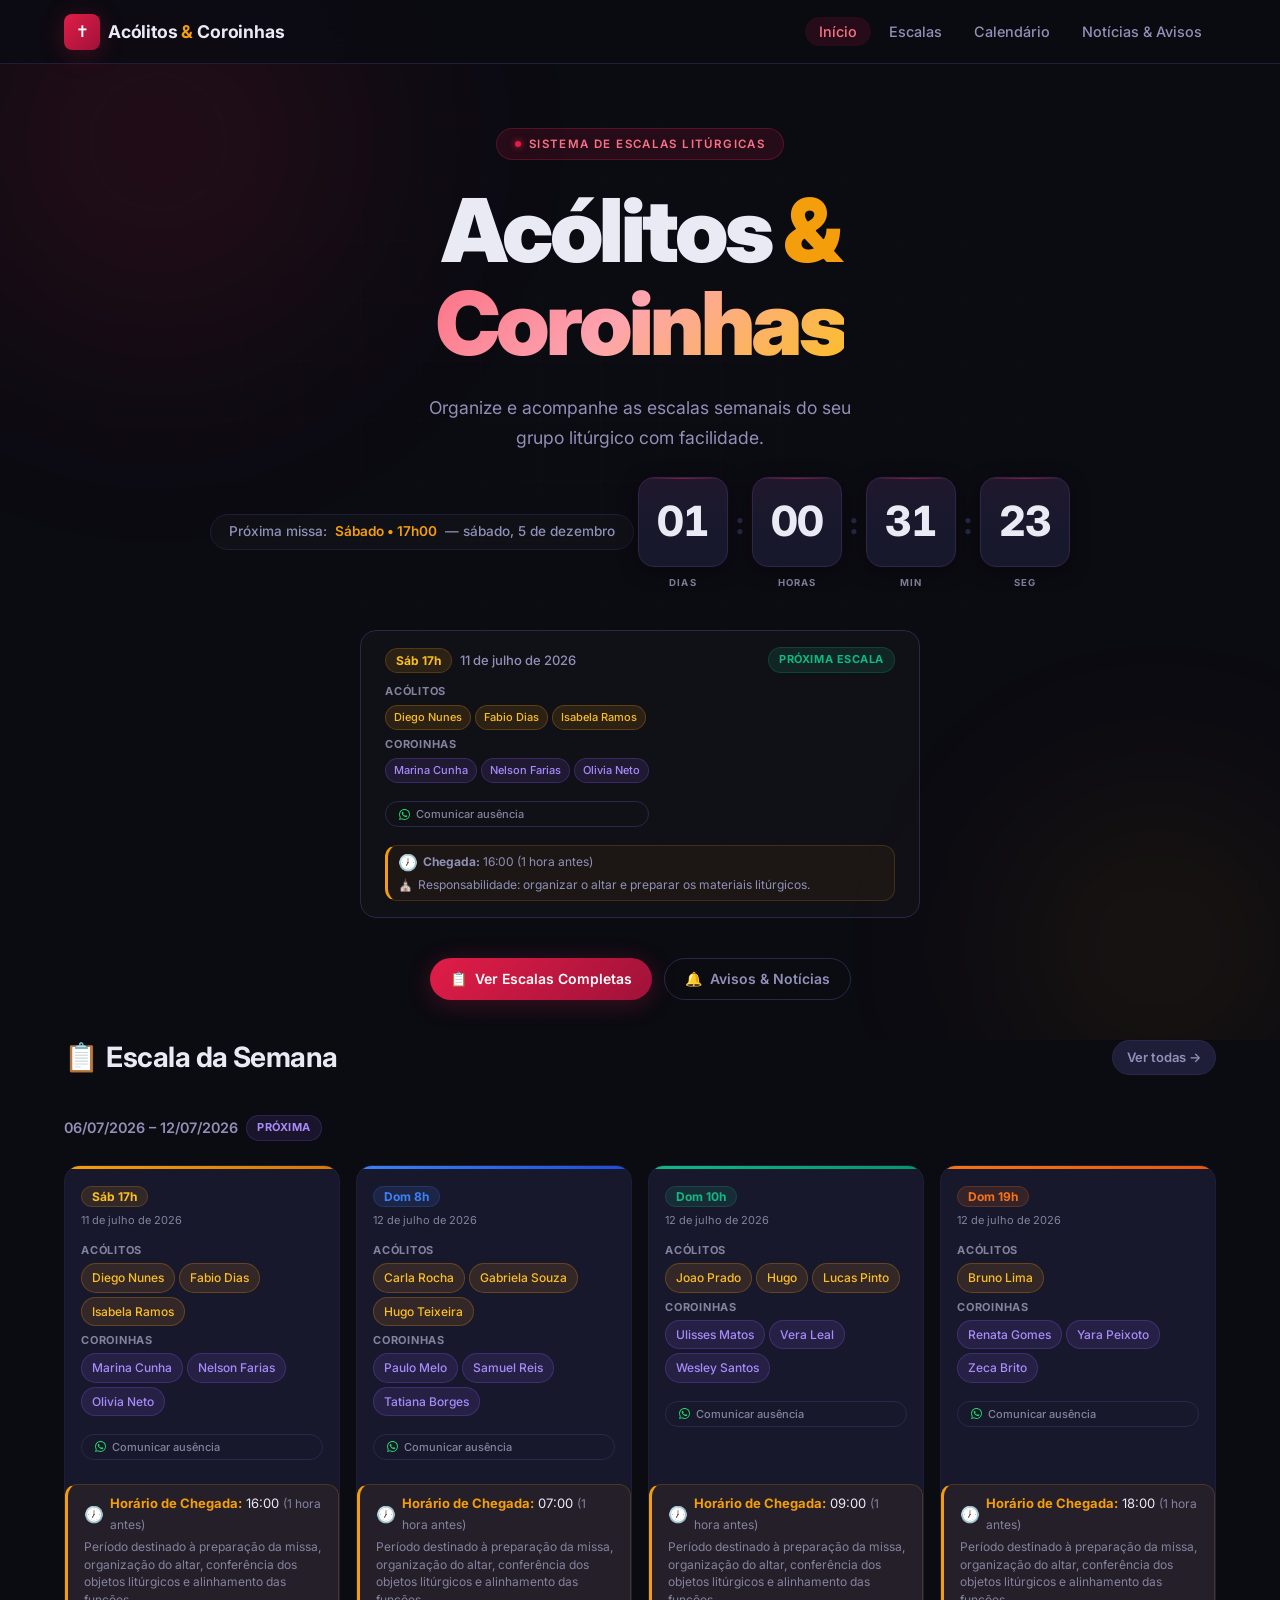
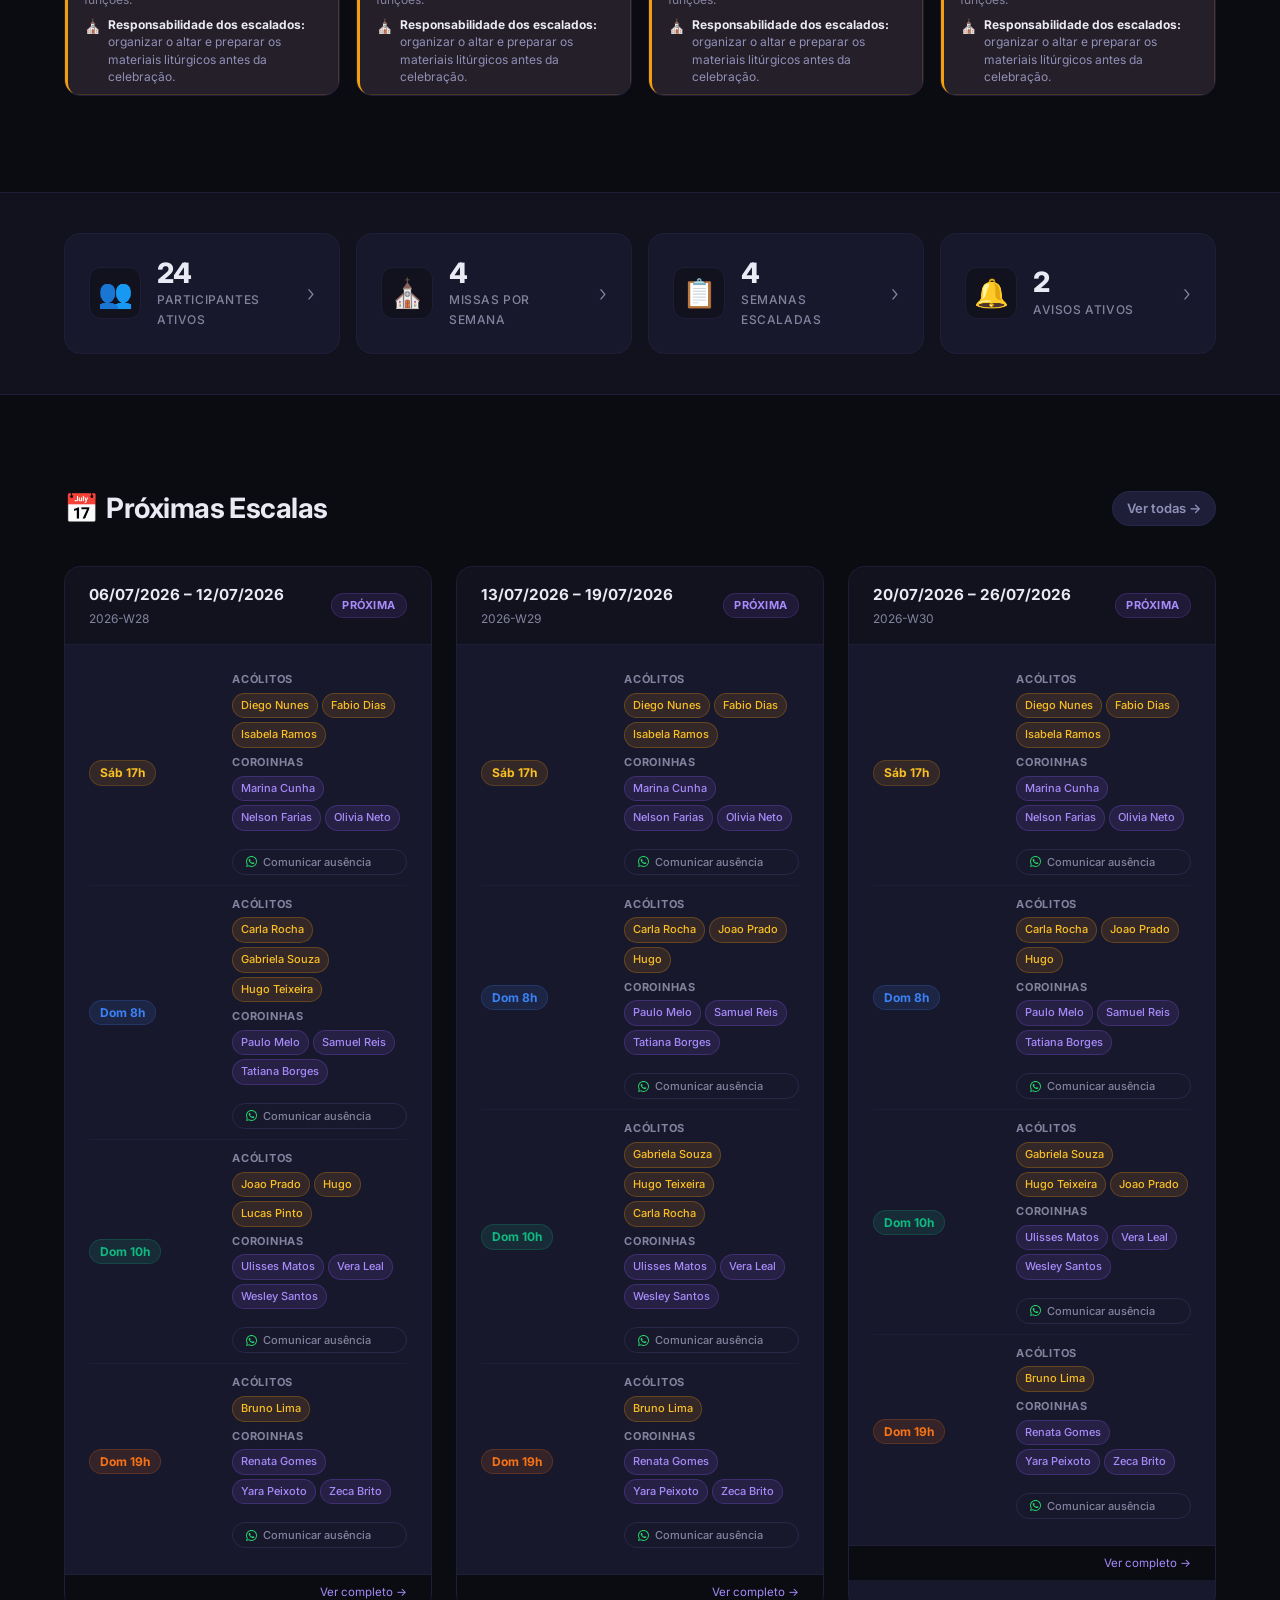
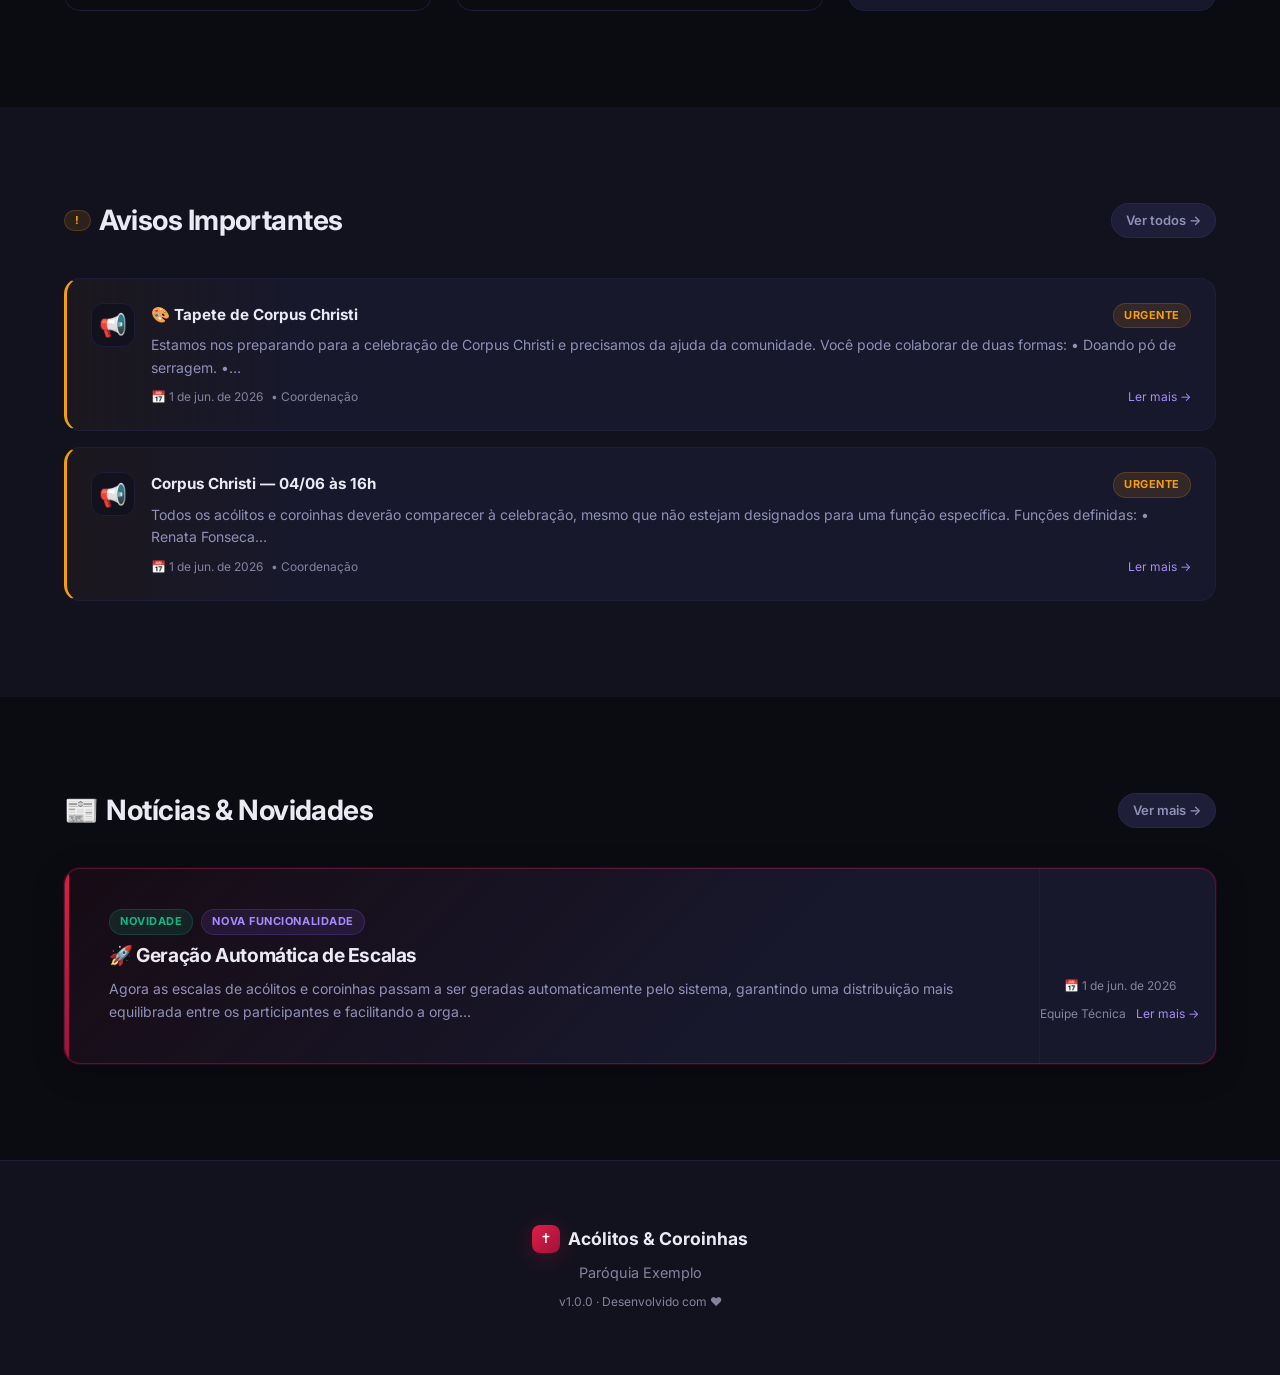
<file: index.html>
<!DOCTYPE html>
<html lang="pt-BR">
<head>
  <meta charset="UTF-8" />
  <meta name="viewport" content="width=device-width, initial-scale=1.0" />

  <!-- SEO -->
  <title>Acólitos e Coroinhas | Escalas e Avisos</title>
  <meta name="description" content="Portal oficial dos Acólitos e Coroinhas. Consulte escalas, avisos, notícias e informações sobre as celebrações." />
  <meta name="robots" content="index, follow" />
  <meta name="theme-color" content="#0b0b12" />

  <!-- Open Graph (WhatsApp, Facebook, Telegram, Discord...) -->
  <meta property="og:type" content="website" />
  <meta property="og:title" content="Acólitos e Coroinhas | Escalas e Avisos" />
  <meta property="og:description" content="Escalas, avisos e novidades em um só lugar. Portal oficial dos Acólitos e Coroinhas." />
  <meta property="og:image" content="og-image.svg" />
  <meta property="og:image:width" content="1200" />
  <meta property="og:image:height" content="630" />
  <meta property="og:locale" content="pt_BR" />
  <meta property="og:site_name" content="Acólitos e Coroinhas" />

  <!-- Twitter Card -->
  <meta name="twitter:card" content="summary_large_image" />
  <meta name="twitter:title" content="Acólitos e Coroinhas | Escalas e Avisos" />
  <meta name="twitter:description" content="Escalas, avisos e novidades em um só lugar." />
  <meta name="twitter:image" content="og-image.svg" />

  <!-- Favicon -->
  <link rel="icon" href="favicon.svg" type="image/svg+xml" />
  <link rel="shortcut icon" href="favicon.svg" type="image/svg+xml" />

  <!-- PWA -->
  <link rel="manifest" href="manifest.json" />
  <link rel="apple-touch-icon" href="favicon.svg" />
  <meta name="apple-mobile-web-app-capable" content="yes" />
  <meta name="apple-mobile-web-app-status-bar-style" content="black-translucent" />
  <meta name="apple-mobile-web-app-title" content="Escalas A&C" />
  <meta name="mobile-web-app-capable" content="yes" />

  <!-- Fonts -->
  <link rel="preconnect" href="https://fonts.googleapis.com" />
  <link rel="preconnect" href="https://fonts.gstatic.com" crossorigin />
  <link href="https://fonts.googleapis.com/css2?family=Inter:wght@300;400;500;600;700;800;900&display=swap" rel="stylesheet" />

  <!-- Estilos -->
  <link rel="stylesheet" href="css/main.css" />
  <link rel="stylesheet" href="css/components.css" />
  <link rel="stylesheet" href="css/print.css" />
</head>
<body>

  <div data-partial="navbar"></div>

  <!-- ═══════════════════════════════════════════════════════════
       HERO — Identidade, contador e prévia da escala
  ════════════════════════════════════════════════════════════ -->
  <section class="hero" aria-label="Início — Acólitos e Coroinhas">

    <!-- Fundo decorativo: grade + orbs -->
    <div class="hero-bg" aria-hidden="true">
      <div class="hero-grid"></div>
      <div class="hero-orb hero-orb-purple"></div>
      <div class="hero-orb hero-orb-gold"></div>
    </div>

    <div class="container">
      <div class="hero-content animate-fade-in-up">

        <!-- Eyebrow badge -->
        <div class="hero-badge">
          <span class="hero-badge-dot" aria-hidden="true"></span>
          Sistema de Escalas Litúrgicas
        </div>

        <!-- Título -->
        <h1 class="hero-title">
          Acólitos <span class="hero-title-amp">&amp;</span><br>
          <span class="hero-title-gradient">Coroinhas</span>
        </h1>

        <!-- Subtítulo -->
        <p class="hero-subtitle">
          Organize e acompanhe as escalas semanais do seu grupo litúrgico com facilidade.
        </p>

        <!-- Label da próxima missa -->
        <p class="hero-next-mass" id="heroNextMass" aria-live="polite">
          Calculando próxima missa…
        </p>

        <!-- Contador regressivo -->
        <div class="countdown" id="countdown" role="timer" aria-live="polite" aria-label="Tempo para a próxima missa">
          <div class="countdown-item">
            <div class="countdown-card">
              <span class="countdown-value" id="countdown-days">00</span>
            </div>
            <span class="countdown-label">Dias</span>
          </div>
          <span class="countdown-sep" aria-hidden="true">:</span>
          <div class="countdown-item">
            <div class="countdown-card">
              <span class="countdown-value" id="countdown-hours">00</span>
            </div>
            <span class="countdown-label">Horas</span>
          </div>
          <span class="countdown-sep" aria-hidden="true">:</span>
          <div class="countdown-item">
            <div class="countdown-card">
              <span class="countdown-value" id="countdown-minutes">00</span>
            </div>
            <span class="countdown-label">Min</span>
          </div>
          <span class="countdown-sep" aria-hidden="true">:</span>
          <div class="countdown-item">
            <div class="countdown-card">
              <span class="countdown-value" id="countdown-seconds">00</span>
            </div>
            <span class="countdown-label">Seg</span>
          </div>
        </div>

        <!-- Prévia da próxima escala (preenchida por JS) -->
        <div id="heroSchedulePreview" class="hero-schedule-preview" aria-live="polite">
          <div class="skeleton" style="height:76px;border-radius:12px;"></div>
        </div>

        <!-- Botões CTA -->
        <div class="hero-ctas">
          <a href="escalas.html" class="btn btn-primary">
            <span aria-hidden="true">📋</span> Ver Escalas Completas
          </a>
          <a href="noticias.html" class="btn btn-ghost">
            <span aria-hidden="true">🔔</span> Avisos &amp; Notícias
          </a>
        </div>

      </div>
    </div>
  </section>

  <!-- ═══════════════════════════════════════════════════════════
       ESCALA DA SEMANA (logo abaixo do contador regressivo)
  ════════════════════════════════════════════════════════════ -->
  <section class="section home-schedule-section" aria-labelledby="heading-home-escala">
    <div class="container">

      <!-- Missas especiais (Corpus Christi, etc.) — injetado por JS -->
      <div id="homeSpecialMasses" aria-live="polite"></div>

      <div class="section-header">
        <h2 class="section-title" id="heading-home-escala">
          <span aria-hidden="true">📋</span> Escala da Semana
        </h2>
        <a href="escalas.html" class="btn btn-secondary btn-sm">Ver todas →</a>
      </div>
      <div id="homeScheduleSection" aria-live="polite">
        <div class="skeleton" style="height:220px;border-radius:16px;"></div>
      </div>
    </div>
  </section>

  <!-- ═══════════════════════════════════════════════════════════
       ESTATÍSTICAS RÁPIDAS
  ════════════════════════════════════════════════════════════ -->
  <section class="stats-section" aria-label="Estatísticas">
    <div class="container">
      <div class="stats-grid" id="statsGrid">

        <div class="stat-card stat-card-clickable" data-stat="participants"
             role="button" tabindex="0" aria-label="Ver lista de participantes ativos">
          <div class="stat-icon" aria-hidden="true">👥</div>
          <div class="stat-info">
            <span class="stat-value" id="statParticipants">—</span>
            <span class="stat-label">Participantes Ativos</span>
          </div>
          <span class="stat-chevron" aria-hidden="true">›</span>
        </div>

        <div class="stat-card stat-card-clickable" data-stat="masses"
             role="button" tabindex="0" aria-label="Ver missas da semana">
          <div class="stat-icon" aria-hidden="true">⛪</div>
          <div class="stat-info">
            <span class="stat-value">4</span>
            <span class="stat-label">Missas por Semana</span>
          </div>
          <span class="stat-chevron" aria-hidden="true">›</span>
        </div>

        <div class="stat-card stat-card-clickable" data-stat="weeks"
             role="button" tabindex="0" aria-label="Ver semanas escaladas">
          <div class="stat-icon" aria-hidden="true">📋</div>
          <div class="stat-info">
            <span class="stat-value" id="statScheduledWeeks">—</span>
            <span class="stat-label">Semanas Escaladas</span>
          </div>
          <span class="stat-chevron" aria-hidden="true">›</span>
        </div>

        <div class="stat-card stat-card-clickable" data-stat="avisos"
             role="button" tabindex="0" aria-label="Ver avisos ativos">
          <div class="stat-icon" aria-hidden="true">🔔</div>
          <div class="stat-info">
            <span class="stat-value" id="statAnnouncements">—</span>
            <span class="stat-label">Avisos Ativos</span>
          </div>
          <span class="stat-chevron" aria-hidden="true">›</span>
        </div>

      </div>
    </div>
  </section>

  <!-- ═══════════════════════════════════════════════════════════
       PRÓXIMAS ESCALAS
  ════════════════════════════════════════════════════════════ -->
  <section class="section" aria-labelledby="heading-escalas">
    <div class="container">
      <div class="section-header">
        <h2 class="section-title" id="heading-escalas">
          <span aria-hidden="true">📅</span> Próximas Escalas
        </h2>
        <a href="escalas.html" class="btn btn-secondary btn-sm">Ver todas →</a>
      </div>

      <!-- Cards gerados via JS -->
      <div class="schedules-grid" id="upcomingSchedules" aria-live="polite">
        <!-- Skeleton placeholder enquanto carrega -->
        <div class="skeleton" style="height:260px;border-radius:16px;"></div>
        <div class="skeleton" style="height:260px;border-radius:16px;"></div>
        <div class="skeleton" style="height:260px;border-radius:16px;"></div>
      </div>
    </div>
  </section>

  <!-- ═══════════════════════════════════════════════════════════
       AVISOS IMPORTANTES
  ════════════════════════════════════════════════════════════ -->
  <section class="section section-alt" aria-labelledby="heading-avisos">
    <div class="container">
      <div class="section-header">
        <h2 class="section-title" id="heading-avisos">
          <span class="badge badge-warning" aria-hidden="true">!</span>
          Avisos Importantes
        </h2>
        <a href="noticias.html" class="btn btn-secondary btn-sm">Ver todos →</a>
      </div>

      <div class="announcements-list" id="pinnedAnnouncements" aria-live="polite">
        <div class="skeleton" style="height:100px;border-radius:16px;"></div>
        <div class="skeleton" style="height:100px;border-radius:16px;margin-top:12px;"></div>
      </div>
    </div>
  </section>

  <!-- ═══════════════════════════════════════════════════════════
       NOTÍCIAS E NOVIDADES
  ════════════════════════════════════════════════════════════ -->
  <section class="section" aria-labelledby="heading-noticias">
    <div class="container">
      <div class="section-header">
        <h2 class="section-title" id="heading-noticias">
          <span aria-hidden="true">📰</span> Notícias &amp; Novidades
        </h2>
        <a href="noticias.html" class="btn btn-secondary btn-sm">Ver mais →</a>
      </div>

      <div id="latestNews" aria-live="polite">
        <!-- Cards gerados via JS -->
      </div>
    </div>
  </section>

  <div data-partial="footer"></div>

  <!-- ═══════════════════════════════════════════════════════════
       MODAL DE ESTATÍSTICAS
  ════════════════════════════════════════════════════════════ -->
  <div class="modal-overlay" id="statModal" role="dialog" aria-modal="true"
       aria-labelledby="statModalTitle" aria-describedby="statModalBody">
    <div class="modal-box modal-box-stat">
      <div class="modal-header">
        <div class="modal-header-content">
          <div class="modal-eyebrow">
            <span class="modal-eyebrow-dot" aria-hidden="true"></span>
            <span id="statModalEyebrow">Detalhes</span>
          </div>
          <h2 class="modal-title" id="statModalTitle">—</h2>
        </div>
        <button class="modal-close-btn" id="statModalClose" aria-label="Fechar">✕</button>
      </div>
      <div class="modal-body" id="statModalBody" style="padding-top:0;"></div>
      <div class="modal-footer">
        <button class="btn btn-secondary btn-sm" id="statModalCloseFooter">Fechar</button>
      </div>
    </div>
  </div>

  <!-- ═══════════════════════════════════════════════════════════
       MODAL DE AVISO
  ════════════════════════════════════════════════════════════ -->
  <div class="modal-overlay" id="announcementModal" role="dialog" aria-modal="true"
       aria-labelledby="modalTitle" aria-describedby="modalBody">
    <div class="modal-box">
      <div class="modal-header">
        <div class="modal-header-content">
          <div class="modal-eyebrow">
            <span class="modal-eyebrow-dot" aria-hidden="true"></span>
            <span id="modalEyebrow">Aviso</span>
          </div>
          <h2 class="modal-title" id="modalTitle">—</h2>
        </div>
        <button class="modal-close-btn" id="modalCloseBtn" aria-label="Fechar">✕</button>
      </div>
      <div class="modal-body" id="modalBody"></div>
      <div class="modal-footer">
        <div class="modal-meta">
          <span id="modalDate"></span>
          <span id="modalAuthor"></span>
        </div>
        <button class="btn btn-secondary btn-sm" id="modalCloseBtnFooter">Fechar</button>
      </div>
    </div>
  </div>

  <!-- ═══════════════════════════════════════════════════════════
       SCRIPTS
  ════════════════════════════════════════════════════════════ -->
  <script type="module">
    import { injectPartials } from './js/partials.js';
    import { App } from './js/app.js';
    import { Countdown } from './js/countdown.js';
    import { AbsenceModal } from './js/shared/absence-modal.js';
    import { Home } from './js/pages/home.js';

    if ('serviceWorker' in navigator) {
      window.addEventListener('load', () => navigator.serviceWorker.register('sw.js'));
    }

    await injectPartials();
    await App.init();
    AbsenceModal.init();
    Countdown.start();
    await Home.init();

    const config = App.getConfig();
    if (config?.paroquia) {
      const el = document.getElementById('footerParoquia');
      if (el) el.textContent = config.paroquia;
    }
  </script>

</body>
</html>
</file>
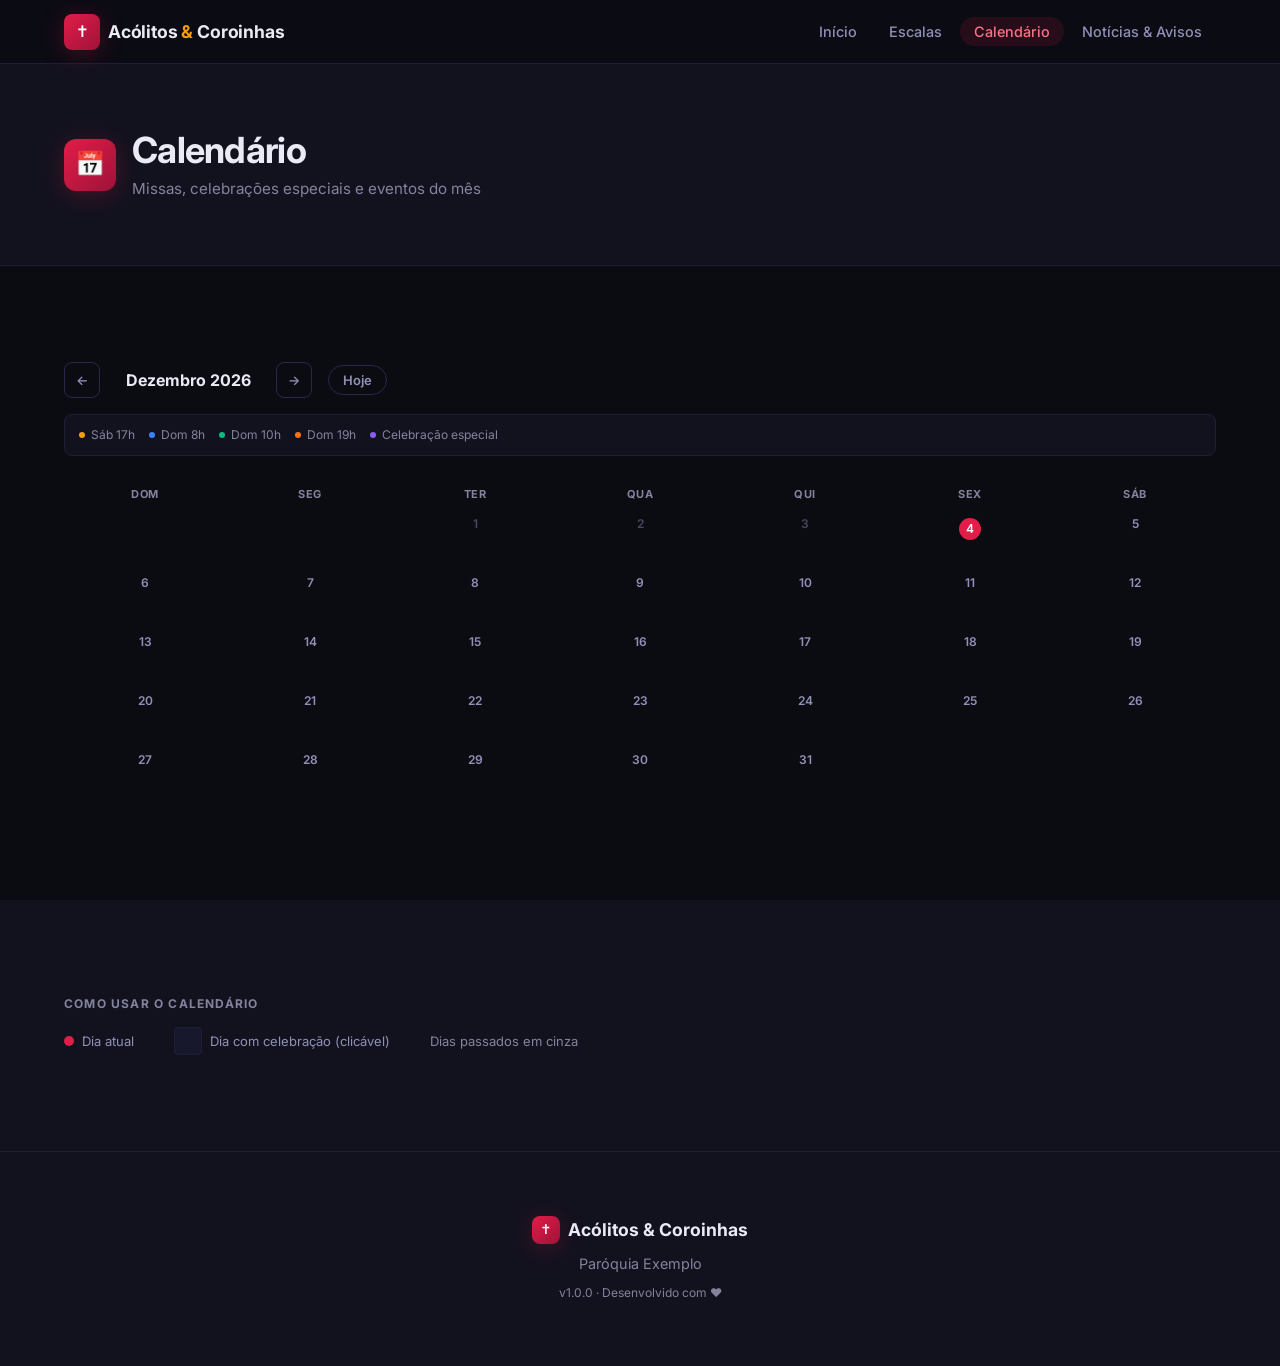
<file: calendario.html>
<!DOCTYPE html>
<html lang="pt-BR">
<head>
  <meta charset="UTF-8" />
  <meta name="viewport" content="width=device-width, initial-scale=1.0" />

  <!-- SEO -->
  <title>Calendário | Acólitos e Coroinhas</title>
  <meta name="description" content="Calendário de missas e celebrações dos Acólitos e Coroinhas. Consulte datas, horários e participantes escalados." />
  <meta name="robots" content="index, follow" />
  <meta name="theme-color" content="#0b0b12" />

  <!-- Open Graph -->
  <meta property="og:type" content="website" />
  <meta property="og:title" content="Calendário | Acólitos e Coroinhas" />
  <meta property="og:description" content="Calendário de missas e celebrações. Consulte datas, horários e participantes escalados." />
  <meta property="og:image" content="og-image.svg" />
  <meta property="og:image:width" content="1200" />
  <meta property="og:image:height" content="630" />
  <meta property="og:locale" content="pt_BR" />
  <meta property="og:site_name" content="Acólitos e Coroinhas" />

  <!-- Twitter Card -->
  <meta name="twitter:card" content="summary_large_image" />
  <meta name="twitter:title" content="Calendário | Acólitos e Coroinhas" />
  <meta name="twitter:description" content="Calendário de missas e celebrações dos Acólitos e Coroinhas." />
  <meta name="twitter:image" content="og-image.svg" />

  <!-- Favicon -->
  <link rel="icon" href="favicon.svg" type="image/svg+xml" />
  <link rel="shortcut icon" href="favicon.svg" type="image/svg+xml" />

  <!-- PWA -->
  <link rel="manifest" href="manifest.json" />
  <link rel="apple-touch-icon" href="favicon.svg" />
  <meta name="apple-mobile-web-app-capable" content="yes" />
  <meta name="apple-mobile-web-app-status-bar-style" content="black-translucent" />
  <meta name="apple-mobile-web-app-title" content="Escalas A&C" />
  <meta name="mobile-web-app-capable" content="yes" />

  <link rel="preconnect" href="https://fonts.googleapis.com" />
  <link rel="preconnect" href="https://fonts.gstatic.com" crossorigin />
  <link href="https://fonts.googleapis.com/css2?family=Inter:wght@300;400;500;600;700;800;900&display=swap" rel="stylesheet" />

  <link rel="stylesheet" href="css/main.css" />
  <link rel="stylesheet" href="css/components.css" />
  <link rel="stylesheet" href="css/print.css" />
</head>
<body>

  <div data-partial="navbar"></div>

  <!-- ═══════════════════════════════════════════════════════════
       CABEÇALHO DA PÁGINA
  ════════════════════════════════════════════════════════════ -->
  <header class="page-header" role="banner">
    <div class="container">
      <div class="page-header-inner">
        <div class="page-header-icon" aria-hidden="true">📅</div>
        <div>
          <h1>Calendário</h1>
          <p>Missas, celebrações especiais e eventos do mês</p>
        </div>
      </div>
    </div>
  </header>

  <!-- ═══════════════════════════════════════════════════════════
       MISSAS ESPECIAIS EM DESTAQUE
  ════════════════════════════════════════════════════════════ -->
  <section class="section section-alt" aria-label="Próximas celebrações especiais">
    <div class="container">
      <div id="calSpecialMasses" aria-live="polite"></div>
    </div>
  </section>

  <!-- ═══════════════════════════════════════════════════════════
       CALENDÁRIO MENSAL
  ════════════════════════════════════════════════════════════ -->
  <section class="section" aria-labelledby="heading-calendar">
    <div class="container">

      <!-- Navegação de mês -->
      <div class="cal-nav" role="group" aria-label="Navegar entre meses">
        <button class="btn btn-ghost btn-sm btn-icon" id="calPrev" aria-label="Mês anterior">←</button>
        <span class="cal-month-label" id="calMonthLabel" aria-live="polite">Carregando…</span>
        <button class="btn btn-ghost btn-sm btn-icon" id="calNext" aria-label="Próximo mês">→</button>
        <button class="btn btn-ghost btn-sm" id="calToday" style="margin-left:8px;">Hoje</button>
      </div>

      <!-- Legenda de cores -->
      <div class="cal-legend">
        <span class="cal-legend-item"><span class="cal-dot cal-dot-sab-17"></span> Sáb 17h</span>
        <span class="cal-legend-item"><span class="cal-dot cal-dot-dom-08"></span> Dom 8h</span>
        <span class="cal-legend-item"><span class="cal-dot cal-dot-dom-10"></span> Dom 10h</span>
        <span class="cal-legend-item"><span class="cal-dot cal-dot-dom-19"></span> Dom 19h</span>
        <span class="cal-legend-item"><span class="cal-dot cal-dot-special"></span> Celebração especial</span>
      </div>

      <!-- Grade do calendário (injetada por JS) -->
      <div class="cal-grid" id="calendarGrid" role="grid" aria-label="Calendário de missas e celebrações"></div>

    </div>
  </section>

  <!-- ═══════════════════════════════════════════════════════════
       LEGENDA DE STATUS
  ════════════════════════════════════════════════════════════ -->
  <section class="section section-alt" aria-label="Legenda">
    <div class="container">
      <h3 class="block-label">Como usar o calendário</h3>
      <div style="display:flex;gap:var(--space-xl);flex-wrap:wrap;">
        <div class="legend-row">
          <span class="legend-dot"></span>
          <span class="legend-row-text">Dia atual</span>
        </div>
        <div class="legend-row">
          <span class="legend-swatch"></span>
          <span class="legend-row-text">Dia com celebração (clicável)</span>
        </div>
        <div class="legend-row">
          <span class="legend-row-text" style="color:var(--text-muted);">Dias passados em cinza</span>
        </div>
      </div>
    </div>
  </section>

  <div data-partial="footer"></div>

  <!-- ═══════════════════════════════════════════════════════════
       MODAL — Detalhe do dia clicado
  ════════════════════════════════════════════════════════════ -->
  <div class="modal-overlay" id="calDayModal" role="dialog" aria-modal="true"
       aria-labelledby="calModalDate" aria-describedby="calModalBody">
    <div class="modal-box">
      <div class="modal-header">
        <div class="modal-header-content">
          <div class="modal-eyebrow">
            <span class="modal-eyebrow-dot" aria-hidden="true"></span>
            <span>Celebrações do dia</span>
          </div>
          <h2 class="modal-title" id="calModalDate">—</h2>
        </div>
        <button class="modal-close-btn" id="calModalClose" aria-label="Fechar">✕</button>
      </div>
      <div class="modal-body" id="calModalBody"></div>
      <div class="modal-footer">
        <button class="btn btn-secondary btn-sm" id="calModalCloseFooter">Fechar</button>
      </div>
    </div>
  </div>

  <!-- ═══════════════════════════════════════════════════════════
       SCRIPTS
  ════════════════════════════════════════════════════════════ -->
  <script type="module">
    import { injectPartials } from './js/partials.js';
    import { App } from './js/app.js';
    import { AbsenceModal } from './js/shared/absence-modal.js';
    import { buildMissaEspecialCard, getUpcomingMissasEspeciais } from './js/shared/mass-render.js';
    import { Calendar } from './js/pages/calendar.js';

    if ('serviceWorker' in navigator) {
      window.addEventListener('load', () => navigator.serviceWorker.register('sw.js'));
    }

    await injectPartials();
    await App.init();
    AbsenceModal.init();
    Calendar.init();

    // Missas especiais em destaque
    const specSection = document.getElementById('calSpecialMasses');
    if (specSection) {
      const cards = getUpcomingMissasEspeciais()
        .map(m => buildMissaEspecialCard(m, { compact: false }))
        .filter(Boolean)
        .join('');
      specSection.innerHTML = cards;
      specSection.closest('section').style.display = cards ? '' : 'none';
    }

    const config = App.getConfig();
    if (config?.paroquia) {
      const el = document.getElementById('footerParoquia');
      if (el) el.textContent = config.paroquia;
    }
  </script>

</body>
</html>
</file>
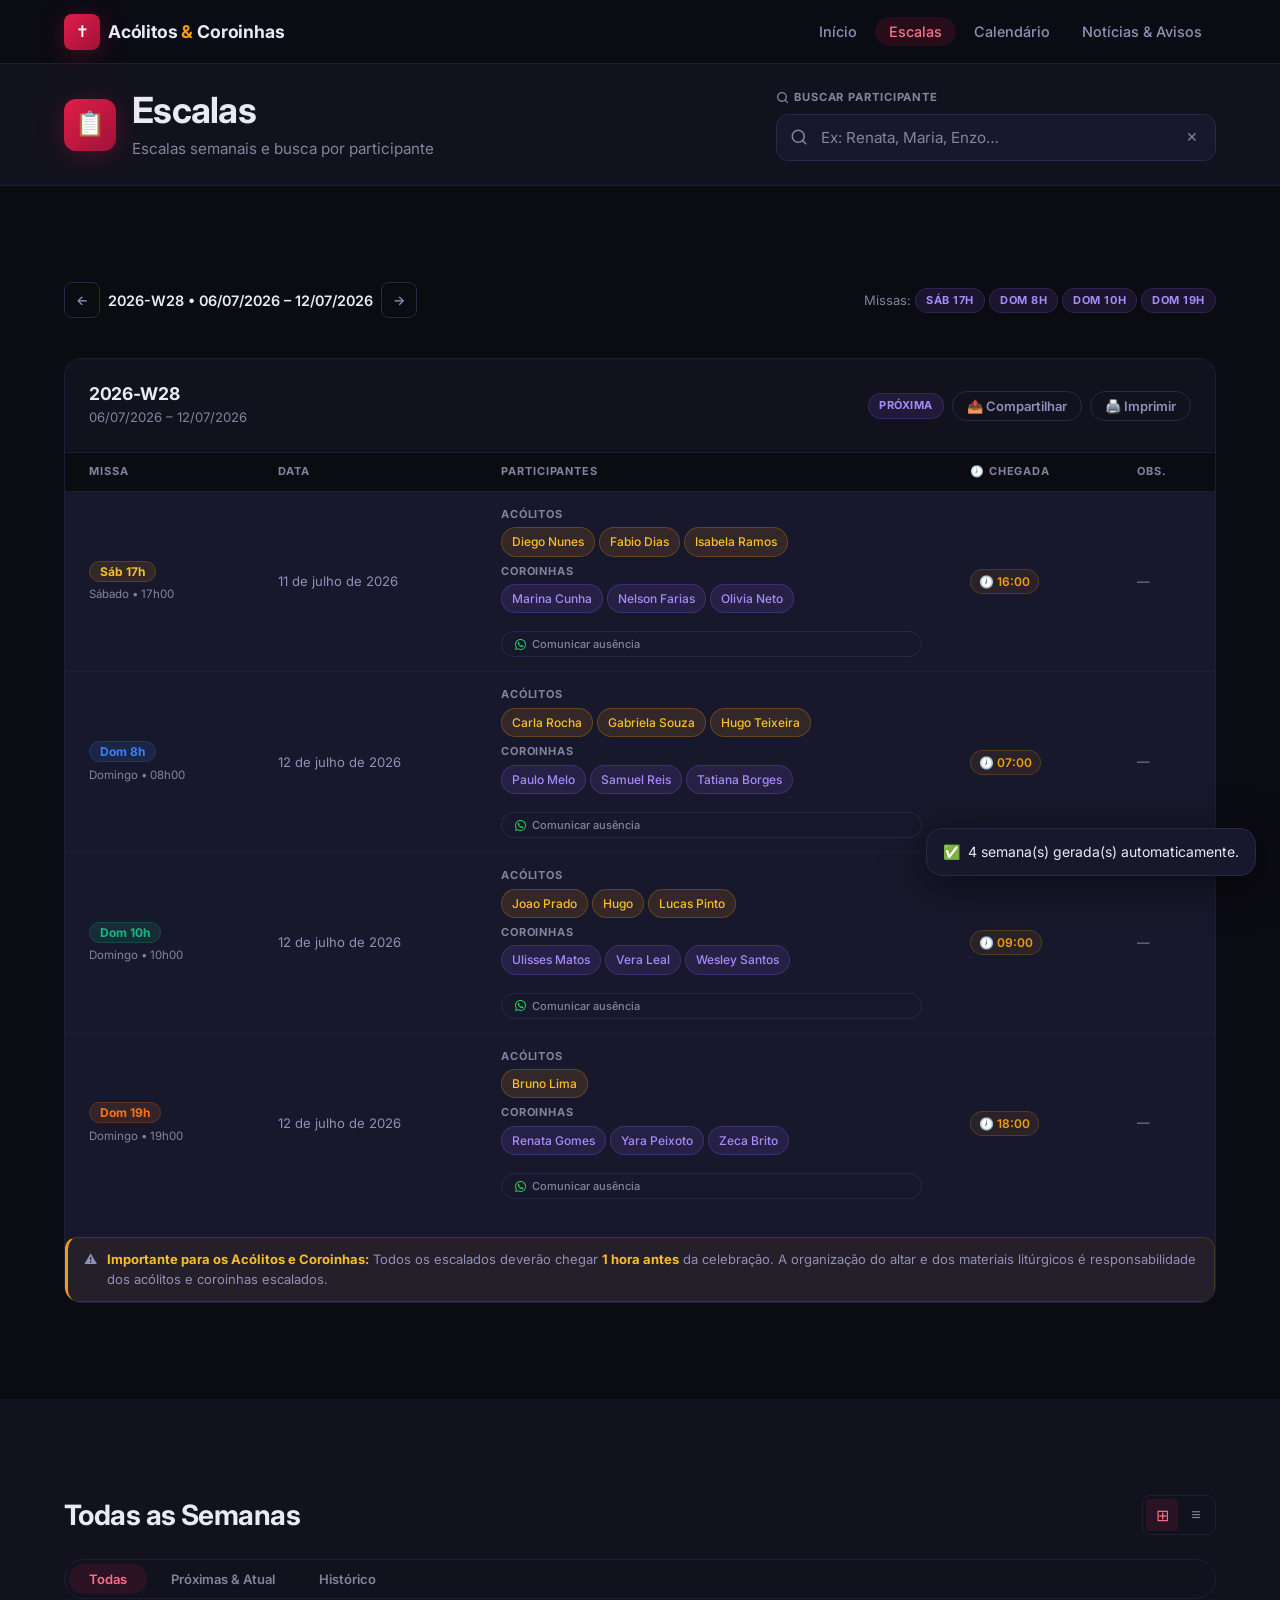
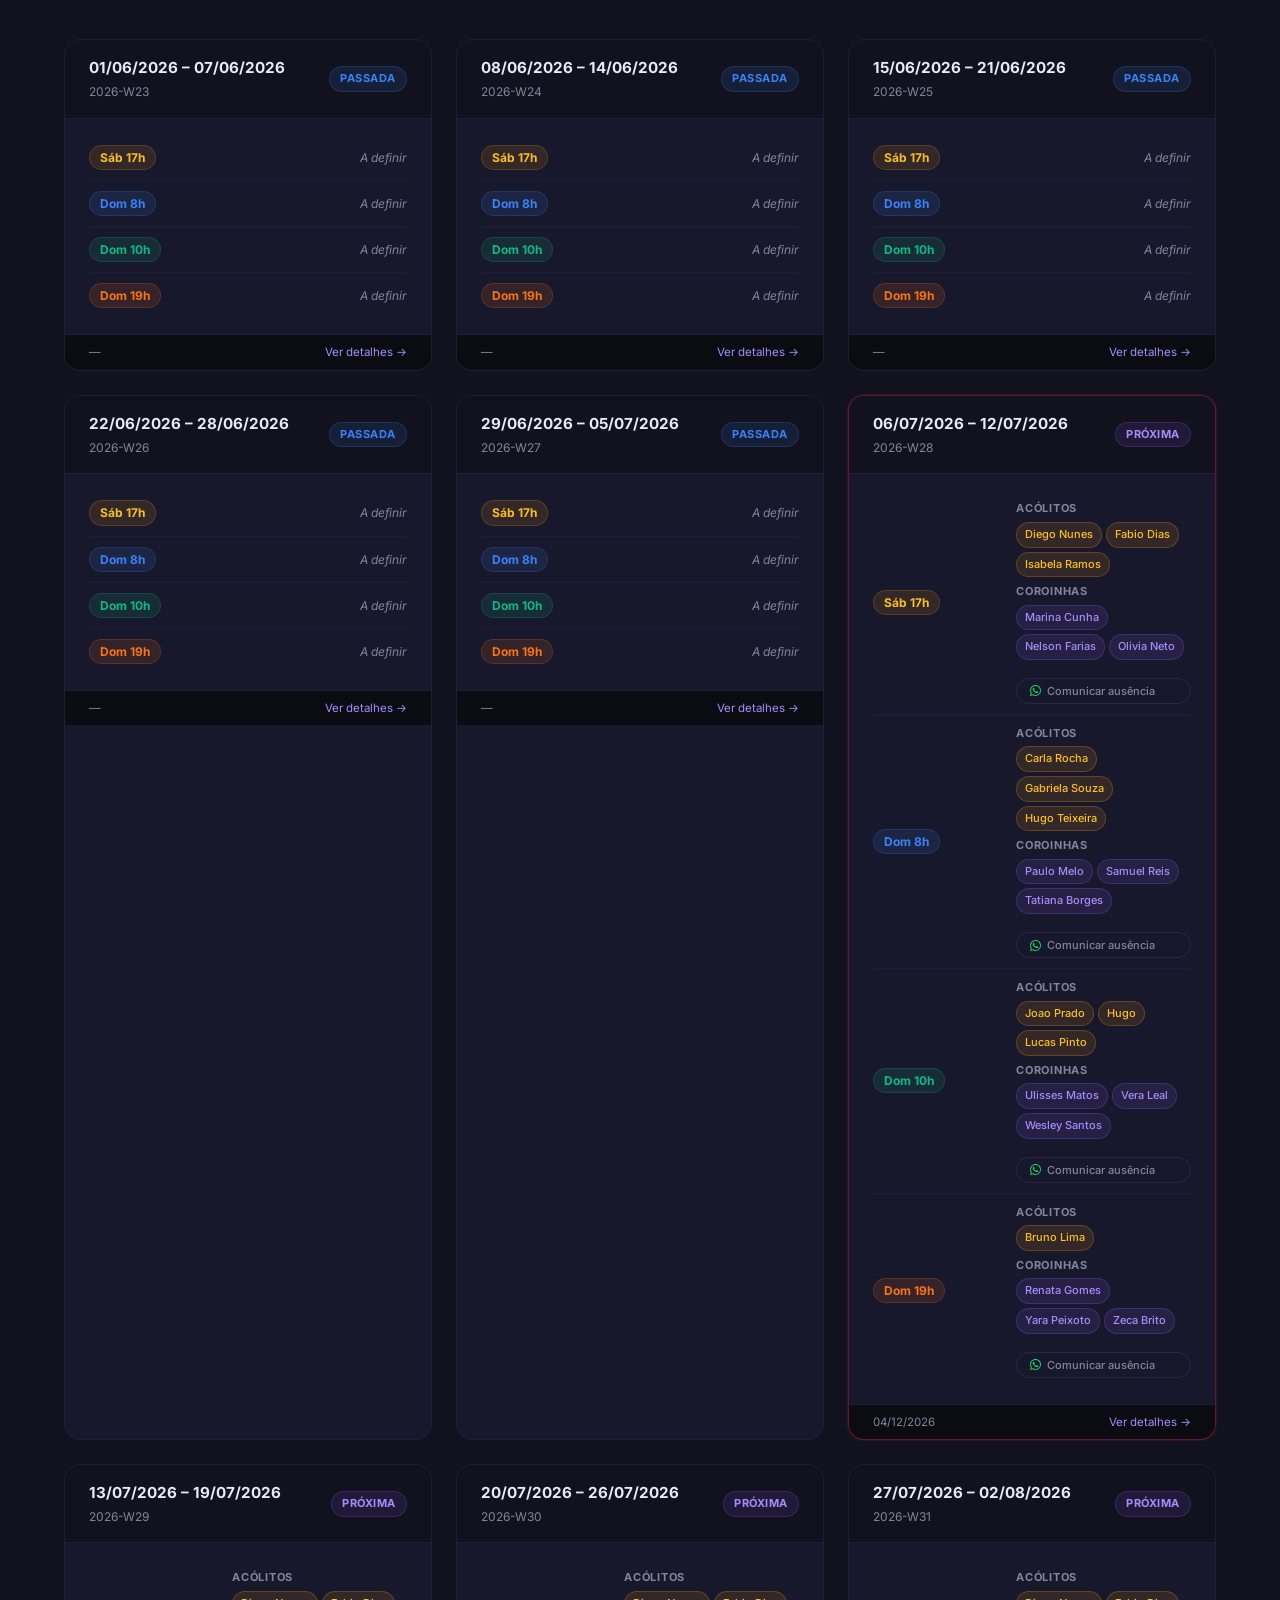
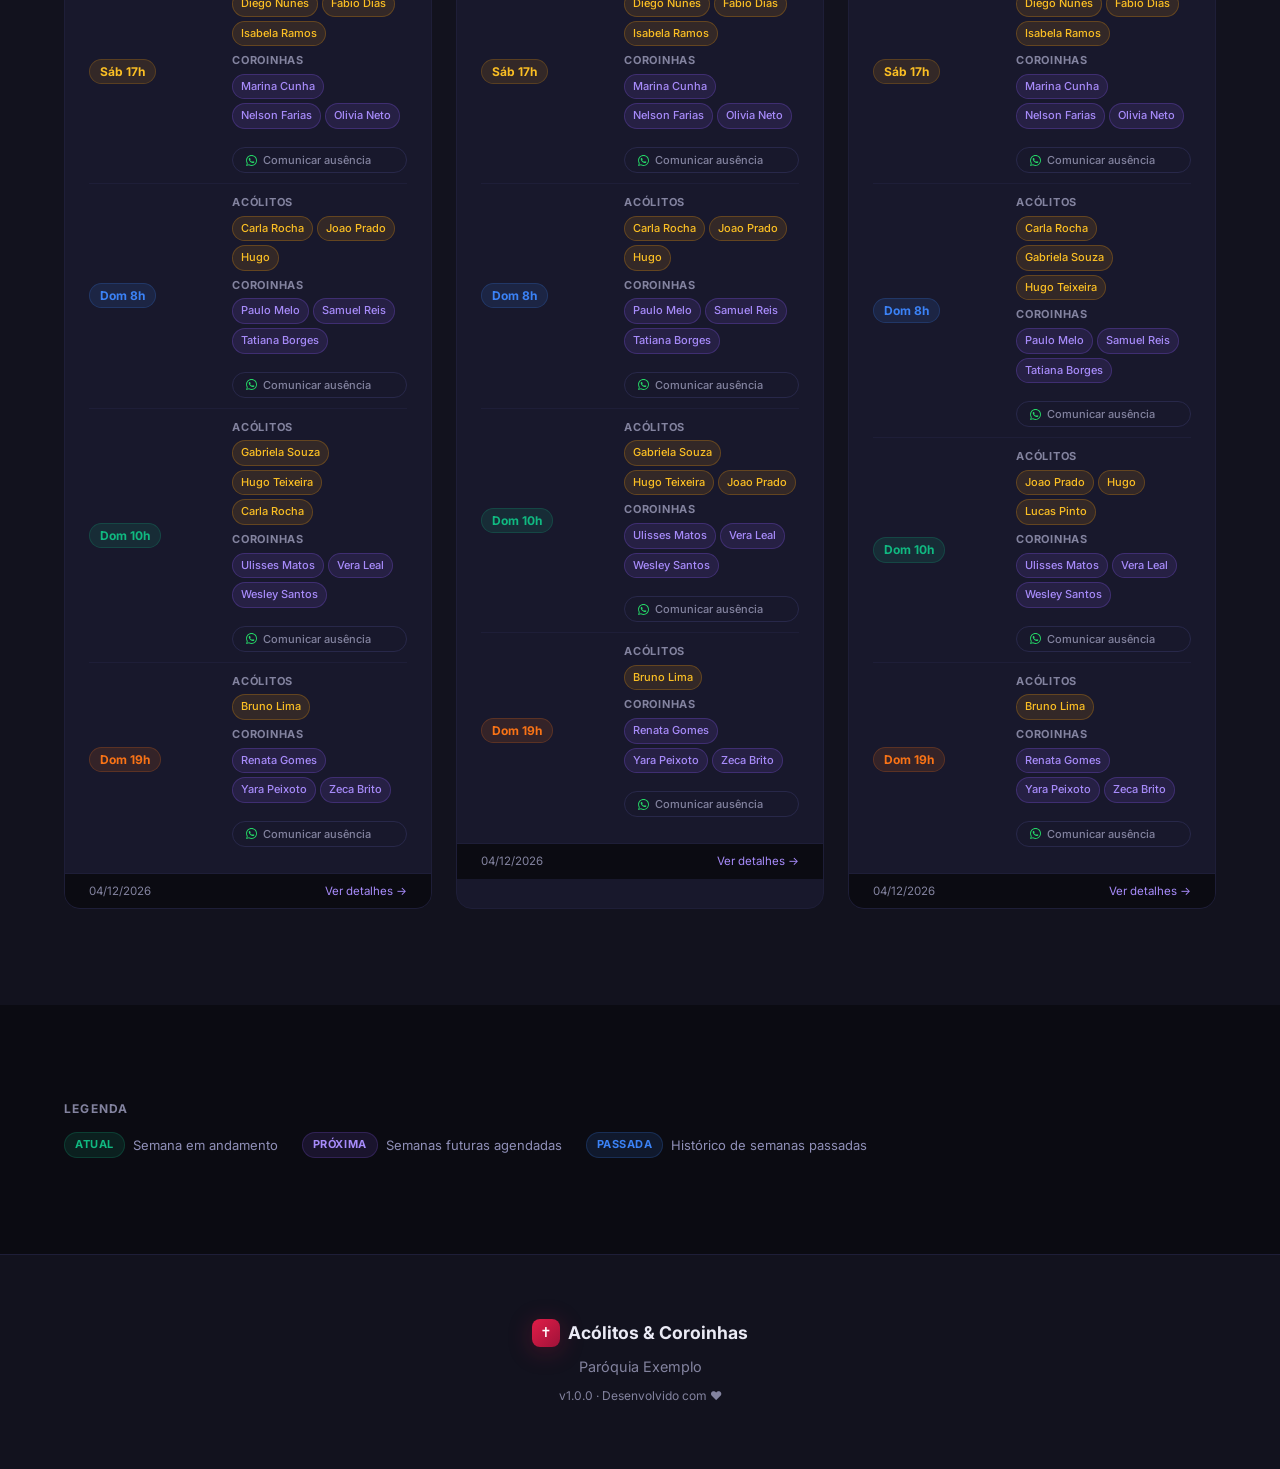
<file: escalas.html>
<!DOCTYPE html>
<html lang="pt-BR">
<head>
  <meta charset="UTF-8" />
  <meta name="viewport" content="width=device-width, initial-scale=1.0" />

  <!-- SEO -->
  <title>Escalas | Acólitos e Coroinhas</title>
  <meta name="description" content="Portal oficial dos Acólitos e Coroinhas. Consulte escalas, avisos, notícias e informações sobre as celebrações." />
  <meta name="robots" content="index, follow" />
  <meta name="theme-color" content="#0b0b12" />

  <!-- Open Graph -->
  <meta property="og:type" content="website" />
  <meta property="og:title" content="Escalas | Acólitos e Coroinhas" />
  <meta property="og:description" content="Escalas, avisos e novidades em um só lugar. Portal oficial dos Acólitos e Coroinhas." />
  <meta property="og:image" content="og-image.svg" />
  <meta property="og:image:width" content="1200" />
  <meta property="og:image:height" content="630" />
  <meta property="og:locale" content="pt_BR" />
  <meta property="og:site_name" content="Acólitos e Coroinhas" />

  <!-- Twitter Card -->
  <meta name="twitter:card" content="summary_large_image" />
  <meta name="twitter:title" content="Escalas | Acólitos e Coroinhas" />
  <meta name="twitter:description" content="Escalas, avisos e novidades em um só lugar." />
  <meta name="twitter:image" content="og-image.svg" />

  <!-- Favicon -->
  <link rel="icon" href="favicon.svg" type="image/svg+xml" />
  <link rel="shortcut icon" href="favicon.svg" type="image/svg+xml" />

  <!-- PWA -->
  <link rel="manifest" href="manifest.json" />
  <link rel="apple-touch-icon" href="favicon.svg" />
  <meta name="apple-mobile-web-app-capable" content="yes" />
  <meta name="apple-mobile-web-app-status-bar-style" content="black-translucent" />
  <meta name="apple-mobile-web-app-title" content="Escalas A&C" />
  <meta name="mobile-web-app-capable" content="yes" />

  <link rel="preconnect" href="https://fonts.googleapis.com" />
  <link rel="preconnect" href="https://fonts.gstatic.com" crossorigin />
  <link href="https://fonts.googleapis.com/css2?family=Inter:wght@300;400;500;600;700;800;900&display=swap" rel="stylesheet" />

  <link rel="stylesheet" href="css/main.css" />
  <link rel="stylesheet" href="css/components.css" />
  <link rel="stylesheet" href="css/print.css" />
</head>
<body>

  <div data-partial="navbar"></div>

  <!-- ═══════════════════════════════════════════════════════════
       CABEÇALHO + BUSCA INTEGRADA
  ════════════════════════════════════════════════════════════ -->
  <header class="page-header page-header-compact" role="banner">
    <div class="container">

      <div class="page-header-split">

        <!-- Esquerda: identidade da página -->
        <div class="page-header-inner">
          <div class="page-header-icon" aria-hidden="true">📋</div>
          <div>
            <h1>Escalas</h1>
            <p>Escalas semanais e busca por participante</p>
          </div>
        </div>

        <!-- Direita: campo de busca -->
        <div class="page-header-search-area" role="search">
          <div class="page-search-label" aria-hidden="true">
            <svg xmlns="http://www.w3.org/2000/svg" width="13" height="13" viewBox="0 0 24 24" fill="none" stroke="currentColor" stroke-width="2.5" stroke-linecap="round" stroke-linejoin="round"><circle cx="11" cy="11" r="8"/><line x1="21" y1="21" x2="16.65" y2="16.65"/></svg>
            Buscar participante
          </div>
          <div class="search-input-wrap">
            <span class="search-icon" aria-hidden="true">
              <svg xmlns="http://www.w3.org/2000/svg" width="18" height="18" viewBox="0 0 24 24" fill="none" stroke="currentColor" stroke-width="2" stroke-linecap="round" stroke-linejoin="round"><circle cx="11" cy="11" r="8"/><line x1="21" y1="21" x2="16.65" y2="16.65"/></svg>
            </span>
            <input
              type="search"
              id="participantSearch"
              class="search-input"
              placeholder="Ex: Renata, Maria, Enzo…"
              autocomplete="off"
              spellcheck="false"
              aria-label="Buscar participante por nome"
              aria-controls="searchResults"
              aria-autocomplete="list"
            />
            <button class="search-clear-btn" id="searchClearBtn" aria-label="Limpar busca" title="Limpar">✕</button>
          </div>
        </div>

      </div>

      <!-- Resultados aparecem abaixo, full-width -->
      <div id="searchResults" class="search-results search-results-inline"
           style="display:none;" role="region" aria-live="polite"
           aria-label="Resultados da busca por participante"></div>

    </div>
  </header>

  <!-- ═══════════════════════════════════════════════════════════
       DETALHE DA SEMANA SELECIONADA
  ════════════════════════════════════════════════════════════ -->
  <section class="section section-flush-top" aria-labelledby="heading-week-detail">
    <div class="container">

      <!-- Navegador de semanas -->
      <div class="schedule-toolbar">
        <div class="week-navigator" role="group" aria-label="Navegar entre semanas">
          <button class="btn btn-ghost btn-sm btn-icon" id="btnPrevWeek" aria-label="Semana anterior" title="Semana anterior">
            ←
          </button>
          <span class="week-navigator-label" id="currentWeekLabel" aria-live="polite">
            Carregando…
          </span>
          <button class="btn btn-ghost btn-sm btn-icon" id="btnNextWeek" aria-label="Próxima semana" title="Próxima semana">
            →
          </button>
        </div>

        <!-- Informação rápida -->
        <div class="schedule-toolbar-info">
          <span>Missas:</span>
          <span class="badge badge-purple">Sáb 17h</span>
          <span class="badge badge-purple">Dom 8h</span>
          <span class="badge badge-purple">Dom 10h</span>
          <span class="badge badge-purple">Dom 19h</span>
        </div>
      </div>

      <!-- Missas especiais (Corpus Christi, etc.) — injetado por JS -->
      <div id="specialMassEscalas" aria-live="polite"></div>

      <!-- Tabela detalhada da semana focada -->
      <div id="scheduleDetail" aria-live="polite" aria-label="Detalhe da semana selecionada">
        <!-- Skeleton -->
        <div class="skeleton" style="height:280px;border-radius:16px;"></div>
      </div>

    </div>
  </section>

  <!-- ═══════════════════════════════════════════════════════════
       LISTA / GRADE DE SEMANAS
  ════════════════════════════════════════════════════════════ -->
  <section class="section section-alt" aria-labelledby="heading-week-list">
    <div class="container">

      <!-- Cabeçalho com filtros e alternância de visão -->
      <div class="section-header" style="margin-bottom:var(--space-lg);">
        <h2 class="section-title" id="heading-week-list">
          Todas as Semanas
        </h2>
        <!-- Alternância cards / lista -->
        <div class="view-toggle" role="group" aria-label="Modo de exibição">
          <button class="view-toggle-btn active" data-view="cards" title="Visualizar como cards" aria-pressed="true">
            ⊞
          </button>
          <button class="view-toggle-btn" data-view="list" title="Visualizar como lista" aria-pressed="false">
            ≡
          </button>
        </div>
      </div>

      <!-- Filtros de status -->
      <div class="filter-tabs" role="group" aria-label="Filtrar semanas" style="margin-bottom:var(--space-xl);">
        <button class="filter-tab active" data-filter="all"      aria-pressed="true">Todas</button>
        <button class="filter-tab"        data-filter="upcoming" aria-pressed="false">Próximas &amp; Atual</button>
        <button class="filter-tab"        data-filter="past"     aria-pressed="false">Histórico</button>
      </div>

      <!-- Lista/grade de semanas -->
      <div id="weekList" aria-live="polite">
        <!-- Skeletons -->
        <div class="schedules-grid">
          <div class="skeleton" style="height:240px;border-radius:16px;"></div>
          <div class="skeleton" style="height:240px;border-radius:16px;"></div>
          <div class="skeleton" style="height:240px;border-radius:16px;"></div>
          <div class="skeleton" style="height:240px;border-radius:16px;"></div>
        </div>
      </div>

    </div>
  </section>

  <!-- ═══════════════════════════════════════════════════════════
       LEGENDA
  ════════════════════════════════════════════════════════════ -->
  <section class="section" aria-label="Legenda dos status">
    <div class="container">
      <h3 class="block-label">Legenda</h3>
      <div style="display:flex;gap:var(--space-lg);flex-wrap:wrap;">
        <div class="legend-row">
          <span class="badge badge-green">Atual</span>
          <span class="legend-row-text">Semana em andamento</span>
        </div>
        <div class="legend-row">
          <span class="badge badge-purple">Próxima</span>
          <span class="legend-row-text">Semanas futuras agendadas</span>
        </div>
        <div class="legend-row">
          <span class="badge badge-blue">Passada</span>
          <span class="legend-row-text">Histórico de semanas passadas</span>
        </div>
      </div>
    </div>
  </section>

  <div data-partial="footer"></div>

  <!-- Área de impressão (oculta na tela, visível no print) -->
  <div id="printArea" aria-hidden="true"></div>

  <!-- ═══════════════════════════════════════════════════════════
       SCRIPTS
  ════════════════════════════════════════════════════════════ -->
  <script type="module">
    import { injectPartials } from './js/partials.js';
    import { App } from './js/app.js';
    import { AbsenceModal } from './js/shared/absence-modal.js';
    import { Escalas } from './js/pages/escalas.js';
    import { Search } from './js/pages/search.js';

    if ('serviceWorker' in navigator) {
      window.addEventListener('load', () => navigator.serviceWorker.register('sw.js'));
    }

    await injectPartials();
    await App.init();
    AbsenceModal.init();
    await Escalas.init();
    Search.init();

    const config = App.getConfig();
    if (config?.paroquia) {
      const el = document.getElementById('footerParoquia');
      if (el) el.textContent = config.paroquia;
    }
  </script>

</body>
</html>
</file>
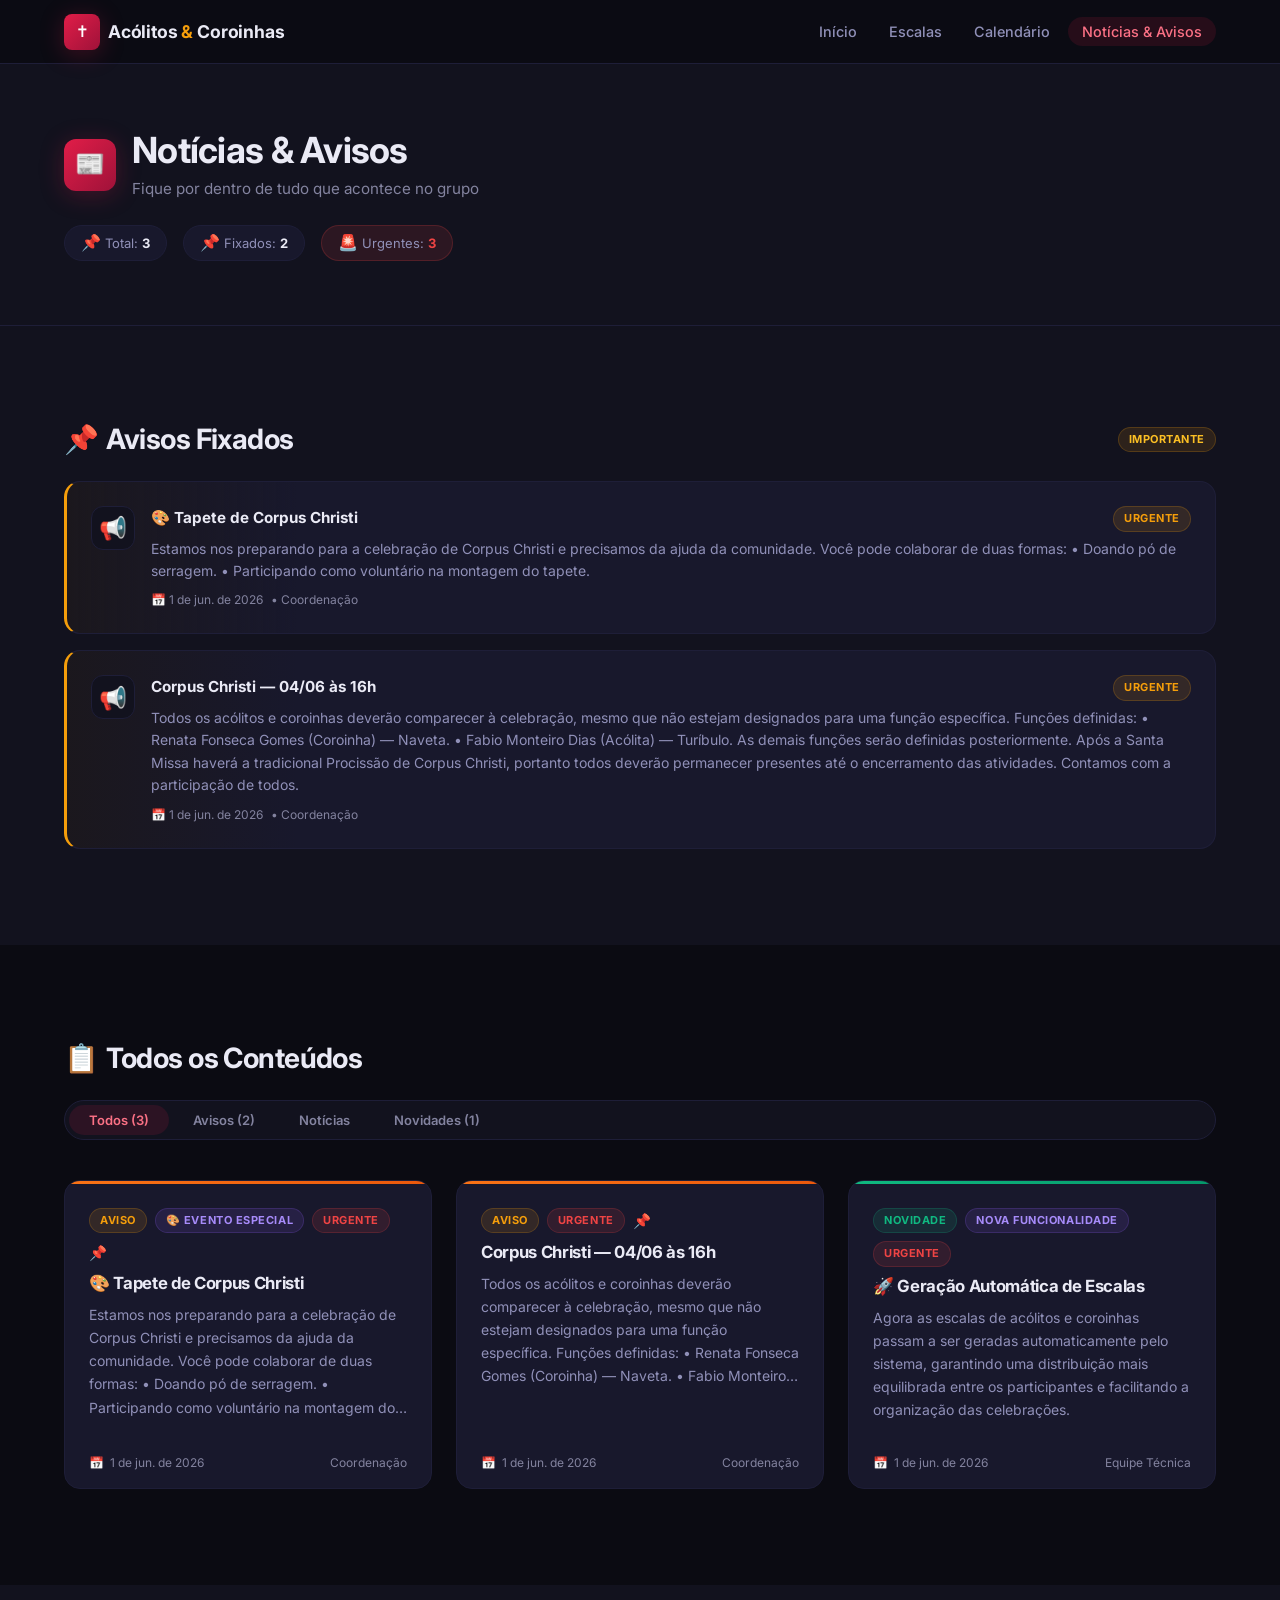
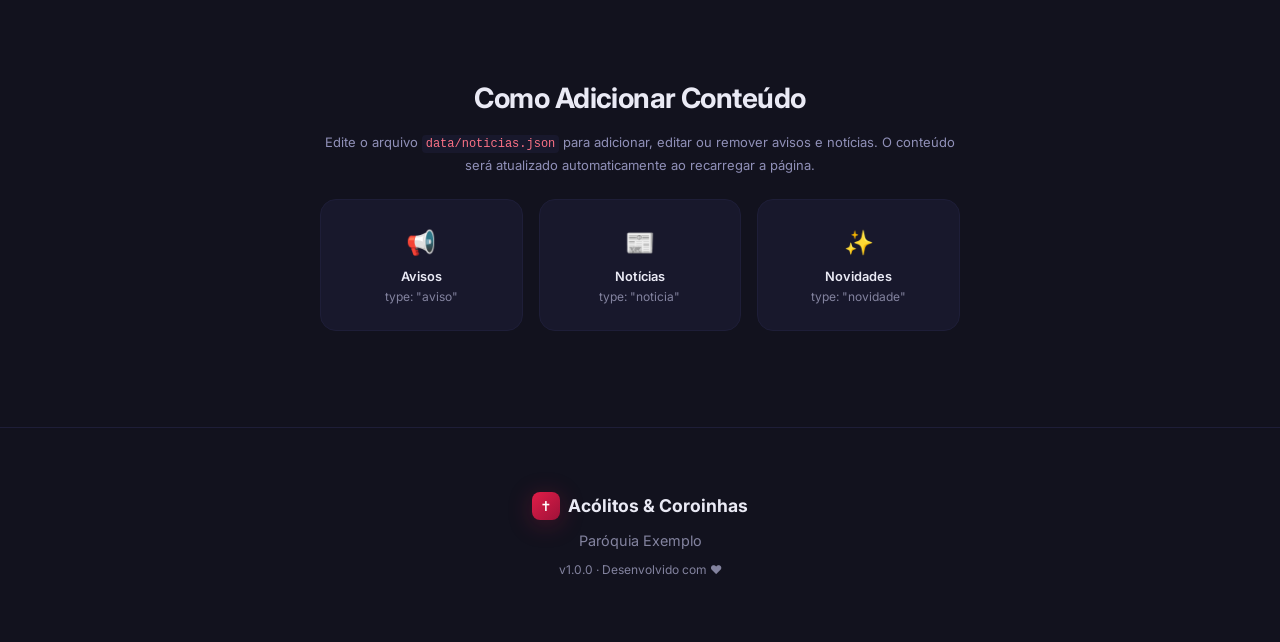
<file: noticias.html>
<!DOCTYPE html>
<html lang="pt-BR">
<head>
  <meta charset="UTF-8" />
  <meta name="viewport" content="width=device-width, initial-scale=1.0" />

  <!-- SEO -->
  <title>Notícias e Avisos | Acólitos e Coroinhas</title>
  <meta name="description" content="Portal oficial dos Acólitos e Coroinhas. Consulte escalas, avisos, notícias e informações sobre as celebrações." />
  <meta name="robots" content="index, follow" />
  <meta name="theme-color" content="#0b0b12" />

  <!-- Open Graph -->
  <meta property="og:type" content="website" />
  <meta property="og:title" content="Notícias e Avisos | Acólitos e Coroinhas" />
  <meta property="og:description" content="Escalas, avisos e novidades em um só lugar. Portal oficial dos Acólitos e Coroinhas." />
  <meta property="og:image" content="og-image.svg" />
  <meta property="og:image:width" content="1200" />
  <meta property="og:image:height" content="630" />
  <meta property="og:locale" content="pt_BR" />
  <meta property="og:site_name" content="Acólitos e Coroinhas" />

  <!-- Twitter Card -->
  <meta name="twitter:card" content="summary_large_image" />
  <meta name="twitter:title" content="Notícias e Avisos | Acólitos e Coroinhas" />
  <meta name="twitter:description" content="Escalas, avisos e novidades em um só lugar." />
  <meta name="twitter:image" content="og-image.svg" />

  <!-- Favicon -->
  <link rel="icon" href="favicon.svg" type="image/svg+xml" />
  <link rel="shortcut icon" href="favicon.svg" type="image/svg+xml" />

  <!-- PWA -->
  <link rel="manifest" href="manifest.json" />
  <link rel="apple-touch-icon" href="favicon.svg" />
  <meta name="apple-mobile-web-app-capable" content="yes" />
  <meta name="apple-mobile-web-app-status-bar-style" content="black-translucent" />
  <meta name="apple-mobile-web-app-title" content="Escalas A&C" />
  <meta name="mobile-web-app-capable" content="yes" />

  <link rel="preconnect" href="https://fonts.googleapis.com" />
  <link rel="preconnect" href="https://fonts.gstatic.com" crossorigin />
  <link href="https://fonts.googleapis.com/css2?family=Inter:wght@300;400;500;600;700;800;900&display=swap" rel="stylesheet" />

  <link rel="stylesheet" href="css/main.css" />
  <link rel="stylesheet" href="css/components.css" />
  <link rel="stylesheet" href="css/print.css" />
</head>
<body>

  <div data-partial="navbar"></div>

  <!-- ═══════════════════════════════════════════════════════════
       CABEÇALHO DA PÁGINA
  ════════════════════════════════════════════════════════════ -->
  <header class="page-header" role="banner">
    <div class="container">
      <div class="page-header-inner">
        <div class="page-header-icon" aria-hidden="true">📰</div>
        <div>
          <h1>Notícias &amp; Avisos</h1>
          <p>Fique por dentro de tudo que acontece no grupo</p>
        </div>
      </div>

      <!-- Mini stats -->
      <div style="display:flex;gap:var(--space-md);margin-top:var(--space-lg);flex-wrap:wrap;">
        <div class="info-chip">
          <span class="info-chip-icon">📌</span>
          <span>Total: <strong id="statsTotal">—</strong></span>
        </div>
        <div class="info-chip">
          <span class="info-chip-icon">📌</span>
          <span>Fixados: <strong id="statsPinned">—</strong></span>
        </div>
        <div class="info-chip is-urgent">
          <span class="info-chip-icon">🚨</span>
          <span>Urgentes: <strong id="statsUrgente">—</strong></span>
        </div>
      </div>
    </div>
  </header>

  <!-- ═══════════════════════════════════════════════════════════
       AVISOS FIXADOS
  ════════════════════════════════════════════════════════════ -->
  <section id="pinnedSection" class="section section-alt" aria-labelledby="heading-pinned">
    <div class="container">
      <div class="section-header" style="margin-bottom:var(--space-lg);">
        <h2 class="section-title" id="heading-pinned">
          <span aria-hidden="true">📌</span> Avisos Fixados
        </h2>
        <span class="badge badge-gold">Importante</span>
      </div>

      <div class="announcements-list" id="pinnedList" aria-live="polite">
        <!-- Renderizado via JS -->
      </div>
    </div>
  </section>

  <!-- ═══════════════════════════════════════════════════════════
       TODOS OS CONTEÚDOS
  ════════════════════════════════════════════════════════════ -->
  <section class="section" aria-labelledby="heading-all-news">
    <div class="container">

      <div class="section-header" style="margin-bottom:var(--space-lg);">
        <h2 class="section-title" id="heading-all-news">
          <span aria-hidden="true">📋</span> Todos os Conteúdos
        </h2>
      </div>

      <!-- Filtros por tipo -->
      <div class="filter-tabs" role="group" aria-label="Filtrar por tipo" style="margin-bottom:var(--space-xl);">
        <button class="filter-tab active" data-news-filter="all"      aria-pressed="true">
          Todos<span id="countAll"></span>
        </button>
        <button class="filter-tab"        data-news-filter="aviso"    aria-pressed="false">
          Avisos<span id="countAvisos"></span>
        </button>
        <button class="filter-tab"        data-news-filter="noticia"  aria-pressed="false">
          Notícias<span id="countNoticias"></span>
        </button>
        <button class="filter-tab"        data-news-filter="novidade" aria-pressed="false">
          Novidades<span id="countNovidades"></span>
        </button>
      </div>

      <!-- Grade de cards -->
      <div class="news-grid" id="newsContainer" aria-live="polite">
        <!-- Skeletons enquanto carrega -->
        <div class="skeleton" style="height:220px;border-radius:16px;"></div>
        <div class="skeleton" style="height:220px;border-radius:16px;"></div>
        <div class="skeleton" style="height:220px;border-radius:16px;"></div>
      </div>

    </div>
  </section>

  <!-- ═══════════════════════════════════════════════════════════
       COMO ADICIONAR CONTEÚDO (informativo)
  ════════════════════════════════════════════════════════════ -->
  <section class="section section-alt" aria-labelledby="heading-how-to">
    <div class="container">
      <div class="help-block">
        <h2 class="section-title" id="heading-how-to" style="justify-content:center;margin-bottom:var(--space-md);">
          Como Adicionar Conteúdo
        </h2>
        <p class="help-block-text">
          Edite o arquivo <code>data/noticias.json</code>
          para adicionar, editar ou remover avisos e notícias.
          O conteúdo será atualizado automaticamente ao recarregar a página.
        </p>
        <div class="help-card-grid">
          <div class="help-card">
            <div class="help-card-icon">📢</div>
            <div class="help-card-label">Avisos</div>
            <div class="help-card-meta">type: "aviso"</div>
          </div>
          <div class="help-card">
            <div class="help-card-icon">📰</div>
            <div class="help-card-label">Notícias</div>
            <div class="help-card-meta">type: "noticia"</div>
          </div>
          <div class="help-card">
            <div class="help-card-icon">✨</div>
            <div class="help-card-label">Novidades</div>
            <div class="help-card-meta">type: "novidade"</div>
          </div>
        </div>
      </div>
    </div>
  </section>

  <div data-partial="footer"></div>

  <!-- ═══════════════════════════════════════════════════════════
       MODAL — Conteúdo completo do aviso / notícia
  ════════════════════════════════════════════════════════════ -->
  <div class="modal-overlay" id="noticeModal" role="dialog" aria-modal="true"
       aria-labelledby="noticeModalTitle" aria-describedby="noticeModalBody">
    <div class="modal-box">
      <div class="modal-header">
        <div class="modal-header-content">
          <div class="modal-eyebrow">
            <span class="modal-eyebrow-dot" aria-hidden="true"></span>
            <span id="noticeModalEyebrow">Aviso</span>
          </div>
          <h2 class="modal-title" id="noticeModalTitle">—</h2>
        </div>
        <button class="modal-close-btn" id="noticeModalClose" aria-label="Fechar">✕</button>
      </div>
      <div class="modal-body" id="noticeModalBody"></div>
      <div class="modal-footer">
        <div class="modal-meta">
          <span id="noticeModalDate"></span>
          <span id="noticeModalAuthor"></span>
        </div>
        <button class="btn btn-secondary btn-sm" id="noticeModalCloseFooter">Fechar</button>
      </div>
    </div>
  </div>

  <!-- ═══════════════════════════════════════════════════════════
       SCRIPTS
  ════════════════════════════════════════════════════════════ -->
  <script type="module">
    import { injectPartials } from './js/partials.js';
    import { App } from './js/app.js';
    import { Noticias } from './js/pages/noticias.js';

    if ('serviceWorker' in navigator) {
      window.addEventListener('load', () => navigator.serviceWorker.register('sw.js'));
    }

    await injectPartials();
    await App.init();
    await Noticias.init();

    const config = App.getConfig();
    if (config?.paroquia) {
      const el = document.getElementById('footerParoquia');
      if (el) el.textContent = config.paroquia;
    }
  </script>

</body>
</html>
</file>
<file: css/main.css>
/* ============================================================
   MAIN.CSS — Estilos base, variáveis e layout global
   Acólitos & Coroinhas — Sistema de Gerenciamento de Escalas
   ============================================================ */

/* ─── Google Fonts ─────────────────────────────────────────── */
@import url('https://fonts.googleapis.com/css2?family=Inter:wght@300;400;500;600;700;800;900&display=swap');

/* ─── CSS Custom Properties (Dark Mode) ────────────────────── */
:root {
  /* Backgrounds */
  --bg-base:        #0b0b12;
  --bg-elevated:    #12121e;
  --bg-card:        #18182c;
  --bg-card-hover:  #1e1e36;

  /* Borders */
  --border-subtle:  #1e1e38;
  --border-default: #28284a;

  /* Typography */
  --text-primary:   #eaeaf5;
  --text-secondary: #9090b8;
  --text-muted:     #83839f;

  /* Type Scale */
  --text-2xs:  0.6875rem; /* 11px — micro badges/counters */
  --text-xs:   0.75rem;   /* 12px — labels, meta, footer */
  --text-sm:   0.8125rem; /* 13px — nav, secondary text */
  --text-base: 1rem;      /* 16px — body copy (matches existing html base) */
  --text-md:   1.125rem;  /* 18px — subtitles */
  --text-lg:   1.375rem;  /* 22px — card titles */
  --text-xl:   1.75rem;   /* 28px — section titles */
  --text-2xl:  2.5rem;    /* 40px — large titles */

  /* Accent Colors */
  /* --accent-purple* permanece com o valor original — ainda é usado como cor
     de PAPEL PRÓPRIO (não de marca): badge de status "Próxima semana",
     participante coroinha, celebração especial no calendário/busca. Ver
     --accent-brand* abaixo para a cor de marca (hero, botões, foco, links). */
  --accent-purple:        #8b5cf6;
  --accent-purple-light:  #a78bfa;
  --accent-purple-dim:    rgba(139, 92, 246, 0.12);

  /* Cor de marca — hero, botão primário, links, foco, seleção de texto.
     Trocar o tema visual do site = editar só estas 5 linhas + o mid-stop
     do gradiente do título (.hero-title-gradient, mais abaixo). */
  --accent-brand:         #e11d48;
  --accent-brand-light:   #fb7185;
  --accent-brand-dim:     rgba(225, 29, 72, 0.12);

  --accent-gold:          #f59e0b;
  --accent-gold-light:    #fbbf24;
  --accent-gold-dim:      rgba(245, 158, 11, 0.12);
  --accent-green:         #10b981;
  --accent-green-light:   #34d399;
  --accent-green-dim:     rgba(16, 185, 129, 0.12);
  --accent-red:           #ef4444;
  --accent-red-light:     #f87171;
  --accent-red-dim:       rgba(239, 68, 68, 0.12);
  --accent-orange:        #f97316;
  --accent-orange-light:  #fb923c;
  --accent-orange-dim:    rgba(249, 115, 22, 0.12);
  --accent-blue:          #3b82f6;
  --accent-blue-light:    #60a5fa;
  --accent-blue-dim:      rgba(59, 130, 246, 0.12);

  /* Gradients */
  --gradient-purple: linear-gradient(135deg, #8b5cf6, #6d28d9);  /* papel próprio — mantido */
  --gradient-brand:  linear-gradient(135deg, #e11d48, #9f1239);  /* marca — botão primário, logo */
  --gradient-gold:   linear-gradient(135deg, #f59e0b, #d97706);

  /* Shadows */
  --shadow-sm:     0 2px 8px  rgba(0, 0, 0, 0.35);
  --shadow-md:     0 4px 20px rgba(0, 0, 0, 0.45);
  --shadow-lg:     0 8px 40px rgba(0, 0, 0, 0.55);
  --shadow-purple: 0 4px 24px rgba(139, 92, 246, 0.25);  /* papel próprio — sem uso atualmente, mantido */
  --shadow-brand:  0 4px 24px rgba(225, 29, 72, 0.25);   /* marca */
  --shadow-gold:   0 4px 24px rgba(245, 158, 11, 0.20);

  /* Border Radius */
  --radius-xs: 4px;
  --radius-sm: 8px;
  --radius-md: 12px;
  --radius-lg: 16px;
  --radius-xl: 24px;
  --radius-full: 9999px;

  /* Spacing */
  --space-3xs: 2px;
  --space-xs:  4px;
  --space-sm:  8px;
  --space-sm2: 12px;
  --space-md:  16px;
  --space-lg2: 20px;
  --space-lg:  24px;
  --space-xl2: 32px;
  --space-xl:  40px;
  --space-2xl: 64px;
  --space-3xl: 96px;

  /* Z-Index Scale */
  --z-dropdown: 10;
  --z-sticky:   20;
  --z-modal:    30;
  --z-toast:    40;

  /* Transitions */
  --transition-fast:   all 0.15s ease;
  --transition-base:   all 0.25s cubic-bezier(0.4, 0, 0.2, 1);

  /* Navbar */
  --navbar-height: 64px;
}

/* ─── Reset & Base ──────────────────────────────────────────── */
*, *::before, *::after {
  box-sizing: border-box;
  margin: 0;
  padding: 0;
}

html {
  scroll-behavior: smooth;
  font-size: 16px;
}

body {
  font-family: 'Inter', system-ui, -apple-system, BlinkMacSystemFont, 'Segoe UI', sans-serif;
  background-color: var(--bg-base);
  color: var(--text-primary);
  line-height: 1.6;
  min-height: 100vh;
  overflow-x: hidden;
  -webkit-font-smoothing: antialiased;
  -moz-osx-font-smoothing: grayscale;
}

/* ─── Links ─────────────────────────────────────────────────── */
a {
  color: var(--accent-brand-light);
  text-decoration: none;
  transition: var(--transition-fast);
}
a:hover { color: var(--accent-brand); }

/* ─── Typography ────────────────────────────────────────────── */
h1, h2, h3, h4, h5, h6 {
  font-weight: 700;
  line-height: 1.25;
  color: var(--text-primary);
  letter-spacing: -0.02em;
}

h1 { font-size: clamp(2rem, 5vw, 3.5rem); }
h2 { font-size: clamp(1.5rem, 3vw, 2.25rem); }
h3 { font-size: clamp(1.125rem, 2vw, 1.5rem); }
h4 { font-size: 1.125rem; }

p { color: var(--text-secondary); }
ul { list-style: none; }
img { display: block; max-width: 100%; }

/* ─── Container ─────────────────────────────────────────────── */
.container {
  width: 100%;
  max-width: 1200px;
  margin: 0 auto;
  padding: 0 var(--space-lg);
}

/* ─── Navbar ────────────────────────────────────────────────── */
.navbar {
  position: fixed;
  top: 0;
  left: 0;
  right: 0;
  z-index: var(--z-sticky);
  height: var(--navbar-height);
  background: rgba(11, 11, 18, 0.85);
  backdrop-filter: blur(16px);
  -webkit-backdrop-filter: blur(16px);
  border-bottom: 1px solid var(--border-subtle);
  transition: var(--transition-base);
}

.navbar.scrolled {
  background: rgba(11, 11, 18, 0.97);
  border-bottom-color: var(--border-default);
  box-shadow: var(--shadow-md);
}

.nav-container {
  display: flex;
  align-items: center;
  justify-content: space-between;
  height: var(--navbar-height);
  max-width: 1200px;
  margin: 0 auto;
  padding: 0 var(--space-lg);
}

.nav-logo {
  display: flex;
  align-items: center;
  gap: var(--space-sm);
  color: var(--text-primary);
  font-weight: 700;
  font-size: 1.1rem;
  text-decoration: none;
  letter-spacing: -0.01em;
}

.logo-icon {
  display: flex;
  align-items: center;
  justify-content: center;
  width: 36px;
  height: 36px;
  background: var(--gradient-brand);
  border-radius: var(--radius-sm);
  font-size: 1rem;
  color: white;
  box-shadow: var(--shadow-brand);
  flex-shrink: 0;
}

.logo-amp { color: var(--accent-gold); }

/* Variante compacta usada no footer — antes um style="" inline repetido
   igual em 4 páginas diferentes. */
.logo-icon-sm {
  width: 28px;
  height: 28px;
  font-size: 0.85rem;
}

.nav-menu {
  display: flex;
  align-items: center;
  gap: var(--space-xs);
}

.nav-link {
  position: relative;
  padding: 6px 14px;
  border-radius: var(--radius-full);
  font-size: 0.9rem;
  font-weight: 500;
  color: var(--text-secondary);
  text-decoration: none;
  transition: var(--transition-base);
}

.nav-link:hover {
  color: var(--text-primary);
  background: var(--border-subtle);
}

.nav-link.active {
  color: var(--accent-brand-light);
  background: var(--accent-brand-dim);
}

.nav-toggle {
  display: none;
  flex-direction: column;
  justify-content: center;
  gap: 5px;
  width: 40px;
  height: 40px;
  background: transparent;
  border: none;
  cursor: pointer;
  padding: 6px;
  border-radius: var(--radius-sm);
  transition: var(--transition-base);
}

.nav-toggle:hover { background: var(--border-subtle); }

.nav-toggle span {
  display: block;
  width: 22px;
  height: 2px;
  background: var(--text-secondary);
  border-radius: var(--radius-full);
  transition: var(--transition-base);
}

.nav-toggle.open span:nth-child(1) { transform: translateY(7px) rotate(45deg); }
.nav-toggle.open span:nth-child(2) { opacity: 0; transform: scaleX(0); }
.nav-toggle.open span:nth-child(3) { transform: translateY(-7px) rotate(-45deg); }

/* ─── Page Header (páginas internas) ────────────────────────── */
.page-header {
  padding: calc(var(--navbar-height) + var(--space-2xl)) 0 var(--space-2xl);
  background: var(--bg-elevated);
  border-bottom: 1px solid var(--border-subtle);
}

/* Variante compacta — cabeçalho com busca integrada (escalas.html) */
.page-header-compact {
  padding-top:    calc(var(--navbar-height) + var(--space-lg));
  padding-bottom: var(--space-lg);
}

/* Layout de duas colunas: título à esquerda, campo de busca à direita */
.page-header-split {
  display: flex;
  align-items: center;
  justify-content: space-between;
  gap: var(--space-xl);
  flex-wrap: wrap;
}

/* Coluna direita: área de busca */
.page-header-search-area {
  flex: 0 0 clamp(260px, 42%, 440px);
}

/* Rótulo acima do input */
.page-search-label {
  display: flex;
  align-items: center;
  gap: 5px;
  font-size: 0.70rem;
  font-weight: 700;
  text-transform: uppercase;
  letter-spacing: 0.08em;
  color: var(--text-muted);
  margin-bottom: 7px;
}

/* Resultados da busca dentro do header — espaço acima para separar */
.search-results-inline {
  margin-top: var(--space-lg);
  border-top: 1px solid var(--border-subtle);
  padding-top: var(--space-lg);
}

/* Primeira seção logo após o cabeçalho compacto */
.section-flush-top {
  padding-top: var(--space-lg);
}

@media (max-width: 720px) {
  .page-header-split {
    flex-direction: column;
    align-items: flex-start;
    gap: var(--space-md);
  }
  .page-header-search-area {
    flex: none;
    width: 100%;
  }
}

.page-header-inner {
  display: flex;
  align-items: center;
  gap: var(--space-md);
}

.page-header-icon {
  display: flex;
  align-items: center;
  justify-content: center;
  width: 52px;
  height: 52px;
  background: var(--gradient-brand);
  border-radius: var(--radius-md);
  font-size: 1.5rem;
  box-shadow: var(--shadow-brand);
  flex-shrink: 0;
}

.page-header h1 {
  font-size: clamp(1.5rem, 3vw, 2.25rem);
  margin-bottom: 4px;
}

.page-header p {
  font-size: 0.95rem;
  color: var(--text-muted);
}

/* ─── Hero Section ──────────────────────────────────────────── */
.hero {
  position: relative;
  min-height: 100vh;
  display: flex;
  align-items: center;
  padding-top: var(--navbar-height);
  background: var(--bg-base);
  overflow: hidden;
}

/* Fundo: grade sutil + orbs animados */
.hero-bg {
  position: absolute;
  inset: 0;
  pointer-events: none;
  overflow: hidden;
}

.hero-grid {
  position: absolute;
  inset: 0;
  background-image:
    linear-gradient(rgba(225, 29, 72, 0.04) 1px, transparent 1px),
    linear-gradient(90deg, rgba(225, 29, 72, 0.04) 1px, transparent 1px);
  background-size: 60px 60px;
  mask-image: radial-gradient(ellipse 80% 70% at 50% 40%, rgba(0,0,0,0.85) 0%, transparent 100%);
  -webkit-mask-image: radial-gradient(ellipse 80% 70% at 50% 40%, rgba(0,0,0,0.85) 0%, transparent 100%);
}

.hero-orb {
  position: absolute;
  border-radius: 50%;
  filter: blur(80px);
  animation: hero-float 12s ease-in-out infinite;
}

.hero-orb-purple {
  width: 700px;
  height: 700px;
  top: -20%;
  left: -15%;
  background: radial-gradient(ellipse, rgba(225, 29, 72, 0.14) 0%, transparent 65%);
}

.hero-orb-gold {
  width: 500px;
  height: 500px;
  bottom: -15%;
  right: -10%;
  background: radial-gradient(ellipse, rgba(245, 158, 11, 0.09) 0%, transparent 65%);
  animation-delay: -6s;
  animation-duration: 15s;
}

/* Conteúdo */
.hero-content {
  text-align: center;
  padding: var(--space-2xl) 0 var(--space-xl);
  position: relative;
  z-index: 1;
}

/* Badge eyebrow */
.hero-badge {
  display: inline-flex;
  align-items: center;
  gap: 8px;
  padding: 6px 18px;
  font-size: 0.72rem;
  font-weight: 600;
  letter-spacing: 0.12em;
  text-transform: uppercase;
  color: var(--accent-brand-light);
  background: var(--accent-brand-dim);
  border: 1px solid rgba(225, 29, 72, 0.28);
  border-radius: var(--radius-full);
  margin-bottom: var(--space-lg);
}

.hero-badge-dot {
  width: 6px;
  height: 6px;
  background: var(--accent-brand);
  border-radius: 50%;
  box-shadow: 0 0 6px var(--accent-brand);
  flex-shrink: 0;
  animation: pulse-dot 2s ease-in-out infinite;
}

/* Título principal */
.hero-title {
  font-size: clamp(2.8rem, 8vw, 5.5rem);
  font-weight: 900;
  line-height: 1.05;
  letter-spacing: -0.04em;
  color: var(--text-primary);
  margin-bottom: var(--space-lg);
}

.hero-title-gradient {
  background: linear-gradient(135deg, var(--accent-brand-light) 0%, #fda4af 45%, var(--accent-gold-light) 100%);
  -webkit-background-clip: text;
  -webkit-text-fill-color: transparent;
  background-clip: text;
}

.hero-title-amp {
  color: var(--accent-gold);
  -webkit-text-fill-color: var(--accent-gold);
}

/* Subtítulo */
.hero-subtitle {
  font-size: 1.1rem;
  color: var(--text-secondary);
  max-width: 460px;
  margin: 0 auto var(--space-lg);
  line-height: 1.7;
}

/* Label da próxima missa */
.hero-next-mass {
  display: inline-flex;
  align-items: center;
  gap: 8px;
  padding: 6px 18px;
  font-size: 0.85rem;
  font-weight: 500;
  color: var(--text-secondary);
  background: rgba(255, 255, 255, 0.025);
  border: 1px solid var(--border-subtle);
  border-radius: var(--radius-full);
  margin-bottom: var(--space-lg);
  backdrop-filter: blur(8px);
  -webkit-backdrop-filter: blur(8px);
}

.hero-next-mass strong {
  color: var(--accent-gold);
  font-weight: 600;
}

/* ─── Countdown ─────────────────────────────────────────────── */
.countdown {
  display: inline-flex;
  align-items: flex-start;
  gap: var(--space-sm);
  margin-bottom: var(--space-xl);
}

.countdown-item {
  display: flex;
  flex-direction: column;
  align-items: center;
  gap: 8px;
}

/* Card individual de cada unidade de tempo */
.countdown-card {
  display: flex;
  align-items: center;
  justify-content: center;
  width: 90px;
  height: 90px;
  background: var(--bg-card);
  border: 1px solid var(--border-default);
  border-radius: var(--radius-lg);
  box-shadow: var(--shadow-md), 0 0 0 1px rgba(225, 29, 72, 0.06);
  position: relative;
  overflow: hidden;
  transition: var(--transition-base);
}

.countdown-card::before {
  content: '';
  position: absolute;
  top: 0;
  left: 0;
  right: 0;
  height: 1px;
  background: linear-gradient(90deg, transparent, rgba(225, 29, 72, 0.55), transparent);
}

.countdown-card::after {
  content: '';
  position: absolute;
  inset: 0;
  background: linear-gradient(180deg, rgba(225, 29, 72, 0.04) 0%, transparent 60%);
}

.countdown-item.highlight .countdown-card {
  border-color: rgba(225, 29, 72, 0.5);
  box-shadow: var(--shadow-md), 0 0 28px rgba(225, 29, 72, 0.2);
}

.countdown-value {
  font-size: clamp(1.75rem, 4vw, 2.6rem);
  font-weight: 800;
  font-variant-numeric: tabular-nums;
  color: var(--text-primary);
  line-height: 1;
  letter-spacing: -0.03em;
  position: relative;
  z-index: 1;
}

.countdown-label {
  font-size: 0.6rem;
  font-weight: 700;
  text-transform: uppercase;
  letter-spacing: 0.12em;
  color: var(--text-muted);
}

.countdown-sep {
  font-size: clamp(1.4rem, 3vw, 2rem);
  font-weight: 700;
  color: var(--border-default);
  line-height: 1;
  margin-top: 30px;
  user-select: none;
}

/* Botões CTA no hero */
.hero-ctas {
  display: flex;
  gap: 12px;
  justify-content: center;
  flex-wrap: wrap;
}

/* ─── Animações exclusivas do hero ──────────────────────────── */
@keyframes hero-float {
  0%, 100% { transform: translate(0, 0);          }
  33%       { transform: translate(30px, -20px);   }
  66%       { transform: translate(-15px, 15px);   }
}

@keyframes pulse-dot {
  0%, 100% { opacity: 1;   transform: scale(1);    }
  50%       { opacity: 0.4; transform: scale(0.65); }
}

/* ─── Stats Section ─────────────────────────────────────────── */
.stats-section {
  padding: var(--space-xl) 0;
  background: var(--bg-elevated);
  border-top: 1px solid var(--border-subtle);
  border-bottom: 1px solid var(--border-subtle);
}

.stats-grid {
  display: grid;
  grid-template-columns: repeat(4, 1fr);
  gap: var(--space-md);
}

/* ─── Sections ──────────────────────────────────────────────── */
.section {
  padding: var(--space-3xl) 0;
}

.section-alt {
  background: var(--bg-elevated);
}

.section-header {
  display: flex;
  align-items: center;
  justify-content: space-between;
  margin-bottom: var(--space-xl);
  gap: var(--space-md);
}

.section-title {
  display: flex;
  align-items: center;
  gap: var(--space-sm);
  font-size: clamp(1.25rem, 2.5vw, 1.75rem);
}

/* ─── Footer ────────────────────────────────────────────────── */
.footer {
  background: var(--bg-elevated);
  border-top: 1px solid var(--border-subtle);
  padding: var(--space-2xl) 0;
  text-align: center;
}

.footer-content {
  display: flex;
  flex-direction: column;
  align-items: center;
  gap: var(--space-sm);
}

.footer-brand {
  display: flex;
  align-items: center;
  gap: var(--space-sm);
  font-weight: 700;
  font-size: 1.1rem;
  color: var(--text-primary);
}

.footer-text {
  font-size: 0.9rem;
  color: var(--text-muted);
}

.footer-version {
  font-size: var(--text-xs);
  color: var(--text-muted);
}

/* ─── Scrollbar personalizada ───────────────────────────────── */
::-webkit-scrollbar { width: 6px; height: 6px; }
::-webkit-scrollbar-track { background: var(--bg-base); }
::-webkit-scrollbar-thumb {
  background: var(--border-default);
  border-radius: var(--radius-full);
}
::-webkit-scrollbar-thumb:hover { background: var(--accent-brand); }

/* ─── Focus (acessibilidade) ────────────────────────────────── */
:focus-visible {
  outline: 2px solid var(--accent-brand);
  outline-offset: 2px;
  border-radius: var(--radius-xs);
}

/* ─── Seleção de texto ──────────────────────────────────────── */
::selection {
  background: rgba(225, 29, 72, 0.3);
  color: var(--text-primary);
}

/* ─── Utilitários ───────────────────────────────────────────── */
.sr-only {
  position: absolute;
  width: 1px; height: 1px;
  padding: 0; margin: -1px;
  overflow: hidden;
  clip: rect(0, 0, 0, 0);
  white-space: nowrap;
  border-width: 0;
}

.text-center { text-align: center; }
.text-muted   { color: var(--text-muted); }

/* ─── Animações ─────────────────────────────────────────────── */
@keyframes fadeInUp {
  from { opacity: 0; transform: translateY(20px); }
  to   { opacity: 1; transform: translateY(0); }
}

@keyframes fadeIn {
  from { opacity: 0; }
  to   { opacity: 1; }
}

@keyframes pulse {
  0%, 100% { opacity: 1; }
  50%       { opacity: 0.5; }
}

@keyframes shimmer {
  0%   { background-position: -400px 0; }
  100% { background-position:  400px 0; }
}

/* ─── Movimento reduzido (acessibilidade) ───────────────────── */
@media (prefers-reduced-motion: reduce) {
  *, *::before, *::after {
    animation-duration: 0.01ms !important;
    animation-iteration-count: 1 !important;
    transition-duration: 0.01ms !important;
    scroll-behavior: auto !important;
  }
}

.animate-fade-in-up { animation: fadeInUp 0.5s ease forwards; }
.animate-fade-in    { animation: fadeIn 0.4s ease forwards; }

/* ─── Skeleton loader ───────────────────────────────────────── */
.skeleton {
  background: linear-gradient(90deg,
    var(--bg-card) 25%,
    var(--bg-card-hover) 50%,
    var(--bg-card) 75%
  );
  background-size: 400px 100%;
  animation: shimmer 1.5s infinite linear;
  border-radius: var(--radius-sm);
}

/* ─── Empty state ───────────────────────────────────────────── */
.empty-state {
  display: flex;
  flex-direction: column;
  align-items: center;
  justify-content: center;
  gap: var(--space-md);
  padding: var(--space-3xl) var(--space-lg);
  text-align: center;
  color: var(--text-muted);
}

.empty-state-icon {
  font-size: 3rem;
  opacity: 0.4;
}

.empty-state h3 {
  color: var(--text-secondary);
  font-weight: 600;
}

.empty-state p {
  font-size: 0.9rem;
  max-width: 360px;
}

/* ─── Responsividade ────────────────────────────────────────── */
@media (max-width: 1024px) {
  .stats-grid { grid-template-columns: repeat(2, 1fr); }
}

@media (max-width: 768px) {
  :root { --space-lg: 16px; }

  .nav-toggle { display: flex; }

  .nav-menu {
    display: none;
    position: fixed;
    top: var(--navbar-height);
    left: 0; right: 0;
    background: rgba(11, 11, 18, 0.98);
    backdrop-filter: blur(16px);
    -webkit-backdrop-filter: blur(16px);
    border-bottom: 1px solid var(--border-default);
    flex-direction: column;
    gap: var(--space-xs);
    padding: var(--space-md);
    box-shadow: var(--shadow-lg);
  }

  .nav-menu.open { display: flex; }

  .nav-link {
    width: 100%;
    text-align: center;
    padding: 12px;
  }

  .countdown {
    gap: var(--space-xs);
    flex-wrap: wrap;
    justify-content: center;
  }

  .countdown-item { gap: 6px; }

  .countdown-card {
    width: 72px;
    height: 72px;
    border-radius: var(--radius-md);
  }

  .countdown-sep { display: none; }

  .stats-grid { grid-template-columns: repeat(2, 1fr); }

  .section-header { flex-direction: column; align-items: flex-start; }
}

@media (max-width: 480px) {
  .stats-grid { grid-template-columns: 1fr 1fr; }

  .countdown-card {
    width: 64px;
    height: 64px;
  }

  .countdown-value { font-size: 1.6rem; }

  .hero-ctas {
    flex-direction: column;
    align-items: center;
  }
}
</file>
<file: css/components.css>
/* ============================================================
   COMPONENTS.CSS — Componentes reutilizáveis da interface
   Acólitos & Coroinhas — Sistema de Gerenciamento de Escalas
   ============================================================ */

/* ─── Botões ────────────────────────────────────────────────── */
.btn {
  display: inline-flex;
  align-items: center;
  gap: var(--space-sm);
  padding: 9px var(--space-lg2);
  font-size: 0.875rem;
  font-weight: 600;
  font-family: inherit;
  border: none;
  border-radius: var(--radius-full);
  cursor: pointer;
  text-decoration: none;
  transition: var(--transition-base);
  white-space: nowrap;
  user-select: none;
}

.btn:disabled {
  opacity: 0.4;
  cursor: not-allowed;
  pointer-events: none;
}

.btn-primary {
  background: var(--gradient-brand);
  color: #fff;
  box-shadow: var(--shadow-brand);
}
.btn-primary:hover {
  transform: translateY(-1px);
  box-shadow: 0 6px 30px rgba(225, 29, 72, 0.35);
  color: #fff;
}

.btn-secondary {
  background: var(--border-subtle);
  color: var(--text-secondary);
  border: 1px solid var(--border-default);
}
.btn-secondary:hover {
  background: var(--border-default);
  color: var(--text-primary);
}

.btn-ghost {
  background: transparent;
  color: var(--text-secondary);
  border: 1px solid var(--border-default);
}
.btn-ghost:hover {
  background: var(--bg-card);
  color: var(--text-primary);
}

.btn-gold {
  background: var(--gradient-gold);
  color: #fff;
  box-shadow: var(--shadow-gold);
}
.btn-gold:hover {
  transform: translateY(-1px);
  box-shadow: 0 6px 24px rgba(245, 158, 11, 0.30);
  color: #fff;
}

.btn-sm {
  padding: 6px 14px;
  font-size: var(--text-sm);
}

.btn-icon {
  width: 36px;
  height: 36px;
  padding: 0;
  justify-content: center;
  border-radius: var(--radius-sm);
}

/* ─── Badges ────────────────────────────────────────────────── */
.badge {
  display: inline-flex;
  align-items: center;
  gap: var(--space-xs);
  padding: 3px 10px;
  font-size: var(--text-2xs);
  font-weight: 700;
  letter-spacing: 0.05em;
  text-transform: uppercase;
  border-radius: var(--radius-full);
}

.badge-purple {
  background: var(--accent-purple-dim);
  color: var(--accent-purple-light);
  border: 1px solid rgba(139, 92, 246, 0.2);
}

.badge-gold {
  background: var(--accent-gold-dim);
  color: var(--accent-gold-light);
  border: 1px solid rgba(245, 158, 11, 0.2);
}

.badge-green {
  background: var(--accent-green-dim);
  color: var(--accent-green);
  border: 1px solid rgba(16, 185, 129, 0.2);
}

.badge-red {
  background: var(--accent-red-dim);
  color: var(--accent-red);
  border: 1px solid rgba(239, 68, 68, 0.2);
}

.badge-orange {
  background: var(--accent-orange-dim);
  color: var(--accent-orange);
  border: 1px solid rgba(249, 115, 22, 0.2);
}

.badge-warning {
  background: var(--accent-gold-dim);
  color: var(--accent-gold);
  border: 1px solid rgba(245, 158, 11, 0.2);
}

.badge-blue {
  background: var(--accent-blue-dim);
  color: var(--accent-blue);
  border: 1px solid rgba(59, 130, 246, 0.2);
}

/* ─── Cards base ────────────────────────────────────────────── */
.card {
  background: var(--bg-card);
  border: 1px solid var(--border-subtle);
  border-radius: var(--radius-lg);
  padding: var(--space-lg);
  transition: var(--transition-base);
}

.card:hover {
  border-color: var(--border-default);
  background: var(--bg-card-hover);
  transform: translateY(-2px);
  box-shadow: var(--shadow-md);
}

/* ─── Stat Cards ────────────────────────────────────────────── */
.stat-card {
  display: flex;
  align-items: center;
  gap: var(--space-md);
  background: var(--bg-card);
  border: 1px solid var(--border-subtle);
  border-radius: var(--radius-lg);
  padding: var(--space-lg);
  transition: var(--transition-base);
}

.stat-card:hover {
  border-color: var(--border-default);
  transform: translateY(-2px);
  box-shadow: var(--shadow-md);
}

/* Cards clicáveis */
.stat-card-clickable {
  cursor: pointer;
  user-select: none;
}

.stat-card-clickable:hover {
  border-color: var(--accent-brand);
  box-shadow: var(--shadow-brand);
}

.stat-card-clickable:active {
  transform: translateY(0) scale(0.98);
}

.stat-card-clickable:focus-visible {
  outline: 2px solid var(--accent-brand);
  outline-offset: 2px;
}

/* Chevron indicador de clicável */
.stat-chevron {
  margin-left: auto;
  font-size: 1.4rem;
  font-weight: 300;
  color: var(--text-muted);
  line-height: 1;
  transition: color 0.15s, transform 0.15s;
  flex-shrink: 0;
}

.stat-card-clickable:hover .stat-chevron {
  color: var(--accent-brand-light);
  transform: translateX(3px);
}

.stat-icon {
  font-size: 1.75rem;
  width: 52px;
  height: 52px;
  display: flex;
  align-items: center;
  justify-content: center;
  background: var(--bg-elevated);
  border-radius: var(--radius-md);
  border: 1px solid var(--border-subtle);
  flex-shrink: 0;
}

.stat-info {
  display: flex;
  flex-direction: column;
}

.stat-value {
  font-size: 1.75rem;
  font-weight: 800;
  color: var(--text-primary);
  line-height: 1.1;
  letter-spacing: -0.02em;
}

.stat-label {
  font-size: var(--text-xs);
  font-weight: 500;
  color: var(--text-muted);
  margin-top: var(--space-3xs);
  text-transform: uppercase;
  letter-spacing: 0.05em;
}

/* ─── Schedule Cards ────────────────────────────────────────── */
.schedules-grid {
  display: grid;
  grid-template-columns: repeat(auto-fill, minmax(340px, 1fr));
  gap: var(--space-lg);
}

.schedule-card {
  background: var(--bg-card);
  border: 1px solid var(--border-subtle);
  border-radius: var(--radius-lg);
  overflow: hidden;
  transition: var(--transition-base);
}

.schedule-card:hover {
  border-color: var(--border-default);
  transform: translateY(-3px);
  box-shadow: var(--shadow-lg);
}

.schedule-card.is-current {
  border-color: rgba(225, 29, 72, 0.35);
  box-shadow: 0 0 0 1px rgba(225, 29, 72, 0.15);
}

.schedule-card-header {
  display: flex;
  align-items: center;
  justify-content: space-between;
  padding: var(--space-md) var(--space-lg);
  background: var(--bg-elevated);
  border-bottom: 1px solid var(--border-subtle);
}

.schedule-week-label {
  font-weight: 700;
  font-size: 0.95rem;
  color: var(--text-primary);
}

.schedule-dates {
  font-size: var(--text-xs);
  color: var(--text-muted);
  margin-top: var(--space-3xs);
}

.schedule-card-body {
  padding: var(--space-md) var(--space-lg);
}

.schedule-mass-row {
  display: flex;
  align-items: center;
  justify-content: space-between;
  padding: 10px 0;
  border-bottom: 1px solid var(--border-subtle);
  gap: var(--space-sm);
}

.schedule-mass-row:last-child { border-bottom: none; }

.mass-info {
  display: flex;
  align-items: center;
  gap: var(--space-sm);
}

.mass-time-badge {
  font-size: var(--text-xs);
  font-weight: 700;
  color: var(--accent-purple-light);
  background: var(--accent-purple-dim);
  border: 1px solid rgba(139, 92, 246, 0.2);
  border-radius: var(--radius-full);
  padding: 2px 10px;
  white-space: nowrap;
}

.mass-label-text {
  font-size: 0.82rem;
  color: var(--text-secondary);
}

.mass-participants {
  display: flex;
  align-items: center;
  gap: var(--space-xs);
  flex-wrap: wrap;
  justify-content: flex-end;
  max-width: 55%;
}

.participants-empty {
  font-size: var(--text-xs);
  color: var(--text-muted);
  font-style: italic;
}

.schedule-card-footer {
  display: flex;
  align-items: center;
  justify-content: space-between;
  padding: var(--space-sm) var(--space-lg);
  border-top: 1px solid var(--border-subtle);
  background: var(--bg-base);
}

/* ─── News & Announcements ──────────────────────────────────── */
.news-grid {
  display: grid;
  grid-template-columns: repeat(auto-fill, minmax(320px, 1fr));
  gap: var(--space-lg);
}

.news-card {
  display: flex;
  flex-direction: column;
  background: var(--bg-card);
  border: 1px solid var(--border-subtle);
  border-radius: var(--radius-lg);
  overflow: hidden;
  transition: var(--transition-base);
  cursor: pointer;
}

.news-card:hover {
  border-color: var(--border-default);
  transform: translateY(-3px);
  box-shadow: var(--shadow-lg);
}

.news-card:focus-visible {
  outline: 2px solid var(--accent-brand);
  outline-offset: 3px;
}

/* Card em destaque — ocupa linha inteira e tem estilo especial */
.news-card.is-featured {
  grid-column: 1 / -1;
  flex-direction: row;
  border-color: rgba(225, 29, 72, 0.35);
  background: linear-gradient(135deg,
    rgba(225, 29, 72, 0.06) 0%,
    var(--bg-card) 60%
  );
  box-shadow: 0 0 0 1px rgba(225, 29, 72, 0.12),
              0 8px 32px rgba(0, 0, 0, 0.22);
}

.news-card.is-featured:hover {
  border-color: rgba(225, 29, 72, 0.55);
  transform: translateY(-2px);
  box-shadow: 0 0 0 1px rgba(225, 29, 72, 0.25),
              0 16px 48px rgba(0, 0, 0, 0.3);
}

.news-card.is-featured .news-card-accent {
  width: 4px;
  height: auto;
  background: var(--gradient-brand);
}

.news-card.is-featured .news-card-body {
  padding: var(--space-xl);
}

.news-card.is-featured .news-card-title {
  font-size: 1.2rem;
}

.news-card.is-featured .news-card-content {
  -webkit-line-clamp: 4;
  line-clamp: 4;
}

.news-card.is-featured .news-card-footer {
  flex-direction: column;
  justify-content: flex-end;
  padding: var(--space-xl) var(--space-md) var(--space-xl) 0;
  gap: var(--space-sm);
  min-width: 130px;
  border-left: 1px solid var(--border-subtle);
  text-align: right;
}

@media (max-width: 640px) {
  .news-card.is-featured {
    flex-direction: column;
  }
  .news-card.is-featured .news-card-accent {
    width: auto;
    height: 4px;
  }
  .news-card.is-featured .news-card-footer {
    flex-direction: row;
    border-left: none;
    border-top: 1px solid var(--border-subtle);
    padding: var(--space-sm) var(--space-lg) var(--space-md);
    text-align: left;
    min-width: unset;
  }
}

.news-card-accent {
  height: 3px;
  background: var(--gradient-purple);
}

.news-card-accent.gold   { background: var(--gradient-gold); }
.news-card-accent.green  { background: linear-gradient(135deg, var(--accent-green), #059669); }
.news-card-accent.orange { background: linear-gradient(135deg, var(--accent-orange), #ea580c); }

.news-card-body {
  flex: 1;
  padding: var(--space-lg);
}

.news-card-meta {
  display: flex;
  align-items: center;
  gap: var(--space-sm);
  margin-bottom: var(--space-sm);
  flex-wrap: wrap;
}

.news-card-title {
  font-size: 1.05rem;
  font-weight: 700;
  color: var(--text-primary);
  margin-bottom: var(--space-sm);
  line-height: 1.35;
}

.news-card-content {
  font-size: 0.875rem;
  color: var(--text-secondary);
  line-height: 1.65;
  display: -webkit-box;
  -webkit-line-clamp: 3;
  line-clamp: 3;
  -webkit-box-orient: vertical;
  overflow: hidden;
}

.news-card-footer {
  display: flex;
  align-items: center;
  justify-content: space-between;
  padding: var(--space-sm) var(--space-lg) var(--space-md);
  font-size: var(--text-xs);
  color: var(--text-muted);
}

/* ── Cover image no card de notícia ─────────────────────────── */
.news-card-cover {
  width: 100%;
  height: 180px;
  overflow: hidden;
  border-radius: var(--radius-lg) var(--radius-lg) 0 0;
  position: relative;
  flex-shrink: 0;
}

.news-card-cover-img {
  width: 100%;
  height: 100%;
  object-fit: cover;
  object-position: center;
  display: block;
  transition: transform 0.4s ease;
}

.news-card-cover-gradient {
  position: absolute;
  inset: 0;
  background: linear-gradient(to bottom, transparent 40%, rgba(11,11,18,0.55) 100%);
  pointer-events: none;
}

/* Card com cover: reajusta o accent para ficar abaixo da imagem */
.news-card.has-cover .news-card-accent {
  height: 2px;
  margin-top: 0;
}

.news-card:hover .news-card-cover-img {
  transform: scale(1.04);
}

/* Card featured com cover: pilha vertical (imagem em cima) */
.news-card.is-featured.has-cover {
  flex-direction: column;
}

.news-card.is-featured.has-cover .news-card-cover {
  height: 220px;
  border-radius: var(--radius-lg) var(--radius-lg) 0 0;
}

.news-card.is-featured.has-cover .news-card-accent {
  width: auto;
  height: 2px;
}

.news-card.is-featured.has-cover .news-card-footer {
  flex-direction: row;
  justify-content: space-between;
  border-left: none;
  border-top: 1px solid var(--border-subtle);
}

/* ── Imagem no modal de avisos / notícias ────────────────────── */
.modal-cover-wrap {
  margin: 0 calc(-1 * var(--space-lg)) var(--space-lg);
  max-height: 280px;
  overflow: hidden;
  border-radius: var(--radius-md) var(--radius-md) 0 0;
}

.modal-cover-img {
  width: 100%;
  max-height: 280px;
  object-fit: cover;
  object-position: center;
  display: block;
}

/* Endereço no conteúdo do modal */
.modal-address {
  display: flex;
  align-items: flex-start;
  gap: 6px;
  font-size: var(--text-sm);
  color: var(--text-muted);
  background: var(--bg-elevated);
  border: 1px solid var(--border-subtle);
  border-radius: var(--radius-sm);
  padding: 10px 14px;
  margin-top: var(--space-md);
  line-height: 1.5;
}

@media (max-width: 640px) {
  .news-card-cover      { height: 150px; }
  .modal-cover-wrap     { margin-left: calc(-1 * var(--space-md)); margin-right: calc(-1 * var(--space-md)); }
}

/* ─── Announcement list items ───────────────────────────────── */
.announcements-list {
  display: flex;
  flex-direction: column;
  gap: var(--space-md);
}

.announcement-item {
  display: flex;
  gap: var(--space-md);
  background: var(--bg-card);
  border: 1px solid var(--border-subtle);
  border-radius: var(--radius-lg);
  padding: var(--space-lg);
  cursor: pointer;
  transition: var(--transition-base);
}

.announcement-item.high {
  border-left: 3px solid var(--accent-gold);
  background: linear-gradient(90deg, rgba(245, 158, 11, 0.04) 0%, var(--bg-card) 20%);
}

.announcement-item.normal {
  border-left: 3px solid var(--accent-purple);
}

.announcement-item:hover {
  border-color: var(--border-default);
  background: var(--bg-card-hover);
  box-shadow: var(--shadow-sm);
  transform: translateY(-1px);
}

.announcement-item.high:hover {
  background: linear-gradient(90deg, rgba(245, 158, 11, 0.07) 0%, var(--bg-card-hover) 20%);
}

.announcement-item:focus-visible {
  outline: 2px solid var(--accent-brand);
  outline-offset: 3px;
}

.announcement-icon {
  font-size: 1.4rem;
  width: 44px;
  height: 44px;
  display: flex;
  align-items: center;
  justify-content: center;
  border-radius: var(--radius-md);
  background: var(--bg-elevated);
  border: 1px solid var(--border-subtle);
  flex-shrink: 0;
}

.announcement-content { flex: 1; min-width: 0; }

.announcement-header {
  display: flex;
  align-items: flex-start;
  justify-content: space-between;
  gap: var(--space-sm);
  margin-bottom: 6px;
}

.announcement-title {
  font-weight: 700;
  font-size: 0.95rem;
  color: var(--text-primary);
}

.announcement-text {
  font-size: 0.875rem;
  color: var(--text-secondary);
  line-height: 1.6;
}

.announcement-meta {
  display: flex;
  align-items: center;
  gap: var(--space-sm);
  margin-top: var(--space-sm);
  font-size: var(--text-xs);
  color: var(--text-muted);
}

/* ─── Filter Tabs ───────────────────────────────────────────── */
.filter-tabs {
  display: flex;
  align-items: center;
  gap: var(--space-xs);
  background: var(--bg-elevated);
  border: 1px solid var(--border-subtle);
  border-radius: var(--radius-full);
  padding: 4px;
  flex-wrap: wrap;
}

.filter-tab {
  padding: 7px var(--space-lg2);
  font-size: var(--text-sm);
  font-weight: 600;
  color: var(--text-muted);
  background: transparent;
  border: none;
  border-radius: var(--radius-full);
  cursor: pointer;
  transition: var(--transition-base);
  font-family: inherit;
}

.filter-tab:hover {
  color: var(--text-secondary);
  background: var(--border-subtle);
}

.filter-tab.active {
  color: var(--accent-brand-light);
  background: var(--accent-brand-dim);
}

/* ─── Toolbar de escalas ────────────────────────────────────── */
.schedule-toolbar {
  display: flex;
  align-items: center;
  justify-content: space-between;
  gap: var(--space-md);
  margin-bottom: var(--space-xl);
  flex-wrap: wrap;
}

.week-navigator {
  display: flex;
  align-items: center;
  gap: var(--space-sm);
}

.week-navigator-label {
  font-size: 0.9rem;
  font-weight: 600;
  color: var(--text-primary);
  min-width: 200px;
  text-align: center;
}

/* ─── Tabela de escalas detalhada ───────────────────────────── */
.schedule-detail-card {
  background: var(--bg-card);
  border: 1px solid var(--border-subtle);
  border-radius: var(--radius-lg);
  overflow: hidden;
}

.schedule-detail-header {
  padding: var(--space-lg);
  background: var(--bg-elevated);
  border-bottom: 1px solid var(--border-subtle);
  display: flex;
  align-items: center;
  justify-content: space-between;
  flex-wrap: wrap;
  gap: var(--space-md);
}

.schedule-detail-title {
  font-size: 1.1rem;
  font-weight: 700;
}

.mass-table {
  width: 100%;
  border-collapse: collapse;
}

.mass-table th {
  padding: 10px var(--space-lg);
  text-align: left;
  font-size: var(--text-2xs);
  font-weight: 700;
  text-transform: uppercase;
  letter-spacing: 0.08em;
  color: var(--text-muted);
  border-bottom: 1px solid var(--border-subtle);
  background: var(--bg-base);
}

.mass-table td {
  padding: 14px var(--space-lg);
  border-bottom: 1px solid var(--border-subtle);
  font-size: 0.875rem;
  vertical-align: middle;
}

.mass-table tr:last-child td { border-bottom: none; }

.mass-table tr:hover td {
  background: rgba(255, 255, 255, 0.02);
}

.participants-row {
  display: flex;
  align-items: center;
  gap: 6px;
  flex-wrap: wrap;
}

.participant-chip {
  display: inline-flex;
  align-items: center;
  gap: 6px;
  padding: var(--space-xs) 10px;
  background: var(--bg-elevated);
  border: 1px solid var(--border-default);
  border-radius: var(--radius-full);
  font-size: var(--text-xs);
  font-weight: 500;
  color: var(--text-secondary);
}

/* Cores por função */
.participant-chip.acolito {
  background: var(--accent-gold-dim);
  color: var(--accent-gold-light);
  border-color: rgba(245, 158, 11, 0.25);
}
.participant-chip.coroinha {
  background: var(--accent-purple-dim);
  color: var(--accent-purple-light);
  border-color: rgba(139, 92, 246, 0.25);
}
.participant-chip.sm {
  padding: 3px var(--space-sm);
  font-size: var(--text-2xs);
}

.participant-chip-dot {
  width: 6px;
  height: 6px;
  border-radius: var(--radius-full);
  background: var(--accent-purple);
  flex-shrink: 0;
}

/* Agrupamento por função */
.participants-grouped {
  display: flex;
  flex-direction: column;
  gap: 6px;
}

.participant-group {
  display: flex;
  flex-direction: column;
  gap: 4px;
}

.participant-group-label {
  font-size: var(--text-2xs);
  font-weight: 700;
  text-transform: uppercase;
  letter-spacing: 0.07em;
  color: var(--text-muted);
}

/* Cores por missa (mass-time-badge variants) */
.mass-time-badge.sab-17 {
  background: var(--accent-gold-dim);
  color: var(--accent-gold-light);
  border-color: rgba(245, 158, 11, 0.2);
}
.mass-time-badge.dom-08 {
  background: var(--accent-blue-dim);
  color: var(--accent-blue);
  border-color: rgba(59, 130, 246, 0.2);
}
.mass-time-badge.dom-10 {
  background: var(--accent-green-dim);
  color: var(--accent-green);
  border-color: rgba(16, 185, 129, 0.2);
}
.mass-time-badge.dom-19 {
  background: var(--accent-orange-dim);
  color: var(--accent-orange);
  border-color: rgba(249, 115, 22, 0.2);
}

/* ─── View Toggle ───────────────────────────────────────────── */
.view-toggle {
  display: flex;
  align-items: center;
  gap: 2px;
  background: var(--bg-elevated);
  border: 1px solid var(--border-subtle);
  border-radius: var(--radius-sm);
  padding: 3px;
}

.view-toggle-btn {
  display: flex;
  align-items: center;
  justify-content: center;
  width: 32px;
  height: 32px;
  background: transparent;
  border: none;
  border-radius: var(--radius-xs);
  cursor: pointer;
  color: var(--text-muted);
  font-size: 1rem;
  transition: var(--transition-fast);
}

.view-toggle-btn:hover { color: var(--text-secondary); }
.view-toggle-btn.active {
  background: var(--accent-brand-dim);
  color: var(--accent-brand-light);
}

/* ─── Full-page schedule list ───────────────────────────────── */
.schedules-list {
  display: flex;
  flex-direction: column;
  gap: var(--space-lg);
}

/* ─── Divider ───────────────────────────────────────────────── */
.divider {
  display: flex;
  align-items: center;
  gap: var(--space-md);
  margin: var(--space-xl) 0;
}

.divider::before, .divider::after {
  content: '';
  flex: 1;
  height: 1px;
  background: var(--border-subtle);
}

.divider span {
  font-size: var(--text-xs);
  font-weight: 600;
  color: var(--text-muted);
  text-transform: uppercase;
  letter-spacing: 0.1em;
  white-space: nowrap;
}

/* ─── Toast/Notification ────────────────────────────────────── */
.toast-container {
  position: fixed;
  bottom: var(--space-lg);
  right: var(--space-lg);
  z-index: var(--z-toast);
  display: flex;
  flex-direction: column;
  gap: var(--space-sm);
  pointer-events: none;
}

.toast {
  display: flex;
  align-items: center;
  gap: var(--space-sm);
  padding: var(--space-sm2) var(--space-md);
  background: var(--bg-card);
  border: 1px solid var(--border-default);
  border-radius: var(--radius-lg);
  box-shadow: var(--shadow-lg);
  font-size: 0.875rem;
  color: var(--text-primary);
  pointer-events: all;
  animation: fadeInUp 0.3s ease;
  max-width: 360px;
}

/* ─── Loading spinner ───────────────────────────────────────── */
.spinner {
  display: inline-block;
  width: 20px;
  height: 20px;
  border: 2px solid var(--border-default);
  border-top-color: var(--accent-brand);
  border-radius: 50%;
  animation: spin 0.7s linear infinite;
}

@keyframes spin { to { transform: rotate(360deg); } }

/* ─── Special Mass Card (Corpus Christi, eventos únicos) ────────── */
.special-mass-card {
  background: var(--bg-card);
  border: 1px solid var(--border-default);
  border-radius: var(--radius-xl);
  overflow: hidden;
  margin-bottom: var(--space-xl);
  transition: var(--transition-base);
}

.special-mass-card:hover {
  transform: translateY(-2px);
  box-shadow: var(--shadow-lg);
}

/* Tema dourado — Corpus Christi */
.special-mass-card.theme-gold {
  border-color: rgba(245, 158, 11, 0.35);
  box-shadow:
    0 0 0 1px rgba(245, 158, 11, 0.08),
    var(--shadow-md);
  background: linear-gradient(180deg,
    rgba(245, 158, 11, 0.03) 0%,
    var(--bg-card) 60%
  );
}

.special-mass-card.theme-gold:hover {
  border-color: rgba(245, 158, 11, 0.55);
  box-shadow:
    0 0 0 1px rgba(245, 158, 11, 0.14),
    0 0 40px rgba(245, 158, 11, 0.08),
    var(--shadow-lg);
}

/* Barra colorida superior */
.smc-top-bar {
  height: 3px;
  background: var(--border-subtle);
}
.theme-gold .smc-top-bar {
  background: linear-gradient(90deg, var(--accent-gold), var(--accent-gold-light), #fde68a);
}

/* Header */
.smc-header {
  display: flex;
  align-items: flex-start;
  justify-content: space-between;
  gap: var(--space-lg);
  padding: var(--space-lg) var(--space-xl);
  flex-wrap: wrap;
}

.smc-header-main { flex: 1; min-width: 200px; }

.smc-badges {
  display: flex;
  align-items: center;
  gap: var(--space-sm);
  flex-wrap: wrap;
  margin-bottom: 10px;
}

.smc-badge-special {
  background: var(--accent-gold-dim);
  color: var(--accent-gold-light);
  border: 1px solid rgba(245, 158, 11, 0.3);
  font-size: var(--text-2xs);
  font-weight: 700;
  letter-spacing: 0.07em;
  text-transform: uppercase;
  padding: 3px 10px;
  border-radius: var(--radius-full);
}

.smc-name {
  font-size: clamp(1.3rem, 3vw, 1.9rem);
  font-weight: 800;
  letter-spacing: -0.03em;
  color: var(--text-primary);
  margin-bottom: var(--space-xs);
  line-height: 1.15;
}

.theme-gold .smc-name {
  background: linear-gradient(135deg, var(--accent-gold-light) 0%, #fde68a 60%, var(--text-primary) 100%);
  -webkit-background-clip: text;
  -webkit-text-fill-color: transparent;
  background-clip: text;
}

.smc-subtitle {
  font-size: var(--text-sm);
  color: var(--text-muted);
  font-style: italic;
  margin: 0;
}

/* Meta (data/hora) */
.smc-meta {
  text-align: right;
  flex-shrink: 0;
}

.smc-meta-day {
  font-size: var(--text-2xs);
  font-weight: 600;
  text-transform: uppercase;
  letter-spacing: 0.1em;
  color: var(--text-muted);
  margin-bottom: var(--space-xs);
}

.smc-meta-date {
  font-size: 0.88rem;
  font-weight: 600;
  color: var(--text-secondary);
  margin-bottom: 6px;
}

.smc-meta-time {
  font-size: 1.6rem;
  font-weight: 800;
  letter-spacing: -0.03em;
  line-height: 1;
  color: var(--accent-gold-light);
}

/* Body: roles + mandatory */
.smc-body {
  padding: 0 var(--space-xl) var(--space-lg);
  display: flex;
  flex-direction: column;
  gap: var(--space-md);
}

/* Roles section */
.smc-roles {
  display: flex;
  flex-direction: column;
}

.smc-section-label {
  display: block;
  font-size: var(--text-2xs);
  font-weight: 700;
  text-transform: uppercase;
  letter-spacing: 0.1em;
  color: var(--text-muted);
  margin-bottom: var(--space-sm);
  padding-bottom: var(--space-sm);
  border-bottom: 1px solid var(--border-subtle);
}

.smc-roles-grid {
  display: grid;
  grid-template-columns: repeat(auto-fill, minmax(200px, 1fr));
  gap: 8px;
  margin-top: 2px;
}

/* Individual role item */
.role-item {
  display: flex;
  align-items: center;
  justify-content: space-between;
  gap: 8px;
  padding: 7px 12px;
  background: var(--bg-elevated);
  border: 1px solid var(--border-subtle);
  border-radius: var(--radius-md);
  min-height: 38px;
}

.role-item.defined {
  border-color: var(--border-default);
}

.role-name {
  font-size: var(--text-xs);
  font-weight: 600;
  color: var(--text-secondary);
  white-space: nowrap;
  flex-shrink: 0;
}

.role-item.tbd .role-name {
  color: var(--text-muted);
}

.role-person {
  display: flex;
  align-items: center;
  gap: 4px;
  flex-wrap: wrap;
  justify-content: flex-end;
}

/* Mandatory attendance alert */
.smc-mandatory {
  display: flex;
  align-items: flex-start;
  gap: var(--space-md);
  padding: var(--space-md) var(--space-lg);
  background: rgba(245, 158, 11, 0.06);
  border: 1px solid rgba(245, 158, 11, 0.25);
  border-radius: var(--radius-lg);
}

.smc-mandatory-icon {
  font-size: 1.25rem;
  line-height: 1;
  flex-shrink: 0;
  margin-top: 1px;
}

.smc-mandatory strong {
  display: block;
  font-size: var(--text-sm);
  font-weight: 700;
  color: var(--accent-gold-light);
  margin-bottom: var(--space-xs);
  letter-spacing: 0.01em;
}

.smc-mandatory p {
  font-size: var(--text-sm);
  color: var(--text-secondary);
  line-height: 1.55;
  margin: 0;
}

/* Divisor entre special mass e o restante */
.special-mass-divider {
  display: flex;
  align-items: center;
  gap: var(--space-md);
  margin-bottom: var(--space-xl);
}

.special-mass-divider-line {
  flex: 1;
  height: 1px;
  background: var(--border-subtle);
}

.special-mass-divider-label {
  font-size: var(--text-2xs);
  font-weight: 700;
  text-transform: uppercase;
  letter-spacing: 0.1em;
  color: var(--text-muted);
  white-space: nowrap;
}

/* ─── Modal de Aviso ──────────────────────────────────────────── */
.modal-overlay {
  position: fixed;
  inset: 0;
  background: rgba(0, 0, 0, 0.72);
  backdrop-filter: blur(6px);
  -webkit-backdrop-filter: blur(6px);
  z-index: var(--z-modal);
  display: flex;
  align-items: center;
  justify-content: center;
  padding: var(--space-md);
  opacity: 0;
  pointer-events: none;
  transition: opacity 0.22s ease;
}

.modal-overlay.is-open {
  opacity: 1;
  pointer-events: all;
}

.modal-box {
  background: var(--bg-elevated);
  border: 1px solid var(--border-default);
  border-radius: var(--radius-xl);
  box-shadow: 0 32px 80px rgba(0,0,0,0.55), 0 0 0 1px rgba(255,255,255,0.04);
  width: 100%;
  max-width: 560px;
  max-height: 85vh;
  display: flex;
  flex-direction: column;
  transform: translateY(18px) scale(0.97);
  transition: transform 0.22s ease;
  overflow: hidden;
}

/* Variante mais larga para modais de stats com listas */
.modal-box-stat {
  max-width: 600px;
}

.modal-overlay.is-open .modal-box {
  transform: translateY(0) scale(1);
}

.modal-header {
  padding: var(--space-lg) var(--space-lg) var(--space-md);
  border-bottom: 1px solid var(--border-subtle);
  display: flex;
  align-items: flex-start;
  justify-content: space-between;
  gap: var(--space-sm);
  flex-shrink: 0;
}

.modal-header-content {
  display: flex;
  flex-direction: column;
  gap: 5px;
}

.modal-eyebrow {
  display: flex;
  align-items: center;
  gap: 6px;
  font-size: var(--text-2xs);
  font-weight: 700;
  text-transform: uppercase;
  letter-spacing: 0.08em;
  color: var(--accent-gold);
}

.modal-eyebrow-dot {
  width: 6px;
  height: 6px;
  border-radius: 50%;
  background: var(--accent-gold);
  animation: pulse-dot 1.8s ease-in-out infinite;
}

.modal-title {
  font-size: 1.1rem;
  font-weight: 700;
  color: var(--text-primary);
  line-height: 1.3;
  margin: 0;
}

.modal-close-btn {
  background: var(--bg-card);
  border: 1px solid var(--border-subtle);
  border-radius: var(--radius-md);
  color: var(--text-muted);
  width: 34px;
  height: 34px;
  display: flex;
  align-items: center;
  justify-content: center;
  cursor: pointer;
  transition: var(--transition-base);
  flex-shrink: 0;
  font-size: 1.1rem;
  line-height: 1;
}

.modal-close-btn:hover {
  background: var(--bg-elevated);
  color: var(--text-primary);
  border-color: var(--border-default);
}

.modal-body {
  padding: var(--space-lg);
  overflow-y: auto;
  flex: 1;
  color: var(--text-secondary);
  font-size: 0.9rem;
  line-height: 1.7;
}

.modal-body p {
  margin: 0 0 var(--space-sm);
}

.modal-body ul {
  margin: 0 0 var(--space-sm) var(--space-md);
  display: flex;
  flex-direction: column;
  gap: var(--space-xs);
  padding-left: 0;
  list-style: none;
}

.modal-body ul li::before {
  content: '•';
  color: var(--accent-gold);
  font-weight: 700;
  margin-right: 8px;
}

.modal-footer {
  padding: var(--space-sm) var(--space-lg);
  border-top: 1px solid var(--border-subtle);
  display: flex;
  align-items: center;
  justify-content: space-between;
  flex-shrink: 0;
  flex-wrap: wrap;
  gap: var(--space-sm);
}

.modal-meta {
  display: flex;
  gap: var(--space-sm2);
  font-size: var(--text-xs);
  color: var(--text-muted);
}

/* ─── Bloco de Horário de Chegada ────────────────────────────── */
.arrival-info {
  display: flex;
  flex-direction: column;
  gap: var(--space-xs);
  margin: var(--space-sm) 0 0;
  padding: var(--space-sm) var(--space-md);
  background: rgba(245, 158, 11, 0.06);
  border: 1px solid rgba(245, 158, 11, 0.18);
  border-left: 3px solid var(--accent-gold);
  border-radius: var(--radius-md);
  font-size: var(--text-sm);
}

.arrival-time {
  display: flex;
  align-items: center;
  gap: 6px;
  font-size: var(--text-sm);
  color: var(--text-primary);
}

.arrival-time strong {
  color: var(--accent-gold);
}

.arrival-clock {
  font-size: 1rem;
  line-height: 1;
  flex-shrink: 0;
}

.arrival-note {
  font-size: var(--text-xs);
  color: var(--text-muted);
  margin: 0;
  line-height: 1.45;
}

.arrival-extra {
  font-size: var(--text-xs);
  color: var(--text-secondary);
  margin: var(--space-xs) 0 0;
  line-height: 1.45;
}

.arrival-resp {
  display: flex;
  align-items: flex-start;
  gap: 6px;
  margin: var(--space-xs) 0 0;
  font-size: var(--text-xs);
  color: var(--text-secondary);
  line-height: 1.45;
}

.arrival-resp span:first-child {
  flex-shrink: 0;
  font-size: 0.88rem;
}

.arrival-resp strong {
  color: var(--text-primary);
}

.arrival-time-detail {
  font-size: var(--text-xs);
  color: var(--text-muted);
  font-weight: 400;
}

/* Versão compacta para o hero e cards pequenos */
.arrival-info-sm {
  flex-direction: column;
  gap: 3px;
  margin-top: var(--space-sm);
  padding: 6px 10px;
  font-size: var(--text-xs);
  color: var(--text-secondary);
  background: rgba(245, 158, 11, 0.05);
}

.arrival-sm-row {
  display: flex;
  align-items: center;
  gap: 5px;
  font-size: var(--text-xs);
  color: var(--text-secondary);
}

/* Badge de chegada na tabela de escalas */
.arrival-table-badge {
  display: inline-flex;
  align-items: center;
  gap: var(--space-xs);
  padding: 2px 8px;
  background: rgba(245, 158, 11, 0.08);
  border: 1px solid rgba(245, 158, 11, 0.2);
  border-radius: var(--radius-full);
  font-size: var(--text-xs);
  color: var(--accent-gold);
  font-weight: 600;
  white-space: nowrap;
}

/* ─── Hero Schedule Preview (card no hero) ───────────────────── */
.hero-schedule-preview {
  max-width: 560px;
  margin: 0 auto var(--space-xl);
}

.hero-next-schedule-card {
  background: rgba(255, 255, 255, 0.025);
  backdrop-filter: blur(16px);
  -webkit-backdrop-filter: blur(16px);
  border: 1px solid var(--border-default);
  border-radius: var(--radius-lg);
  padding: var(--space-md) var(--space-lg);
  display: flex;
  flex-direction: column;
  gap: 10px;
  text-align: left;
  transition: var(--transition-base);
}

.hero-next-schedule-card:hover {
  border-color: rgba(225, 29, 72, 0.32);
  background: rgba(225, 29, 72, 0.04);
  transform: translateY(-2px);
  box-shadow: var(--shadow-md);
}

.hero-next-schedule-header {
  display: flex;
  align-items: center;
  justify-content: space-between;
  gap: var(--space-sm);
  flex-wrap: wrap;
}

.hero-next-schedule-title {
  display: flex;
  align-items: center;
  gap: var(--space-sm);
  flex-wrap: wrap;
}

.hero-next-schedule-date {
  font-size: var(--text-sm);
  color: var(--text-secondary);
  font-weight: 500;
}

.hero-next-schedule-participants {
  display: flex;
  align-items: center;
  flex-wrap: wrap;
}

/* ─── Responsividade dos componentes ────────────────────────── */

/* ─── Home Schedule Section ────────────────────────────── */
.home-schedule-section { padding-top: 0; }

.home-week-header {
  display: flex;
  align-items: center;
  justify-content: space-between;
  margin-bottom: var(--space-lg);
  flex-wrap: wrap;
  gap: var(--space-sm);
}

.home-week-meta {
  display: flex;
  align-items: center;
  gap: var(--space-sm);
  flex-wrap: wrap;
}

.home-week-range {
  font-size: 0.9rem;
  font-weight: 600;
  color: var(--text-secondary);
}

/* Grade 4 colunas para as 4 missas da semana */
.masses-week-grid {
  display: grid;
  grid-template-columns: repeat(4, 1fr);
  gap: var(--space-md);
}

/* Card individual de missa */
.mass-card {
  background: var(--bg-card);
  border: 1px solid var(--border-subtle);
  border-radius: var(--radius-lg);
  overflow: hidden;
  display: flex;
  flex-direction: column;
  transition: var(--transition-base);
}

.mass-card:hover {
  border-color: var(--border-default);
  transform: translateY(-3px);
  box-shadow: var(--shadow-lg);
}

.mass-card.is-next {
  border-color: rgba(225, 29, 72, 0.4);
  box-shadow: 0 0 0 1px rgba(225, 29, 72, 0.12), var(--shadow-md);
}

/* Barra colorida no topo conforme o horário da missa */
.mass-card-top {
  height: 3px;
  background: var(--border-subtle);
}
.mass-card-top.sab-17 { background: linear-gradient(90deg, var(--accent-gold),   #d97706); }
.mass-card-top.dom-08 { background: linear-gradient(90deg, var(--accent-blue),   #1d4ed8); }
.mass-card-top.dom-10 { background: linear-gradient(90deg, var(--accent-green),  #059669); }
.mass-card-top.dom-19 { background: linear-gradient(90deg, var(--accent-orange), #ea580c); }

.mass-card-header {
  padding: 14px var(--space-md) var(--space-sm);
  display: flex;
  align-items: flex-start;
  justify-content: space-between;
  gap: var(--space-sm);
}

.mass-card-date {
  font-size: var(--text-2xs);
  color: var(--text-muted);
  margin-top: var(--space-xs);
}

.mass-card-next-badge {
  display: inline-flex;
  align-items: center;
  padding: 2px 8px;
  font-size: var(--text-2xs);
  font-weight: 700;
  letter-spacing: 0.04em;
  text-transform: uppercase;
  border-radius: var(--radius-full);
  background: var(--accent-green-dim);
  color: var(--accent-green);
  border: 1px solid rgba(16, 185, 129, 0.2);
  white-space: nowrap;
  flex-shrink: 0;
}

.mass-card-body {
  padding: var(--space-xs) var(--space-md) var(--space-md);
  flex: 1;
  display: flex;
  flex-direction: column;
  gap: 10px;
}

@media (max-width: 768px) {
  .schedules-grid {
    grid-template-columns: 1fr;
  }

  .news-grid {
    grid-template-columns: 1fr;
  }

  .schedule-toolbar {
    flex-direction: column;
    align-items: stretch;
  }

  .week-navigator {
    justify-content: center;
  }

  .announcement-item {
    flex-direction: column;
  }

  .mass-table thead { display: none; }

  .mass-table, .mass-table tbody, .mass-table tr, .mass-table td {
    display: block;
    width: 100%;
  }

  .mass-table tr {
    padding: var(--space-md) var(--space-lg);
    border-bottom: 1px solid var(--border-subtle);
  }

  .mass-table td {
    padding: 4px 0;
    border-bottom: none;
  }

  .mass-table td::before {
    content: attr(data-label) ': ';
    font-size: 0.7rem;
    font-weight: 700;
    text-transform: uppercase;
    letter-spacing: 0.06em;
    color: var(--text-muted);
    display: block;
    margin-bottom: 4px;
  }

  .filter-tabs { justify-content: center; }

  .masses-week-grid {
    grid-template-columns: repeat(2, 1fr);
  }
}

@media (max-width: 560px) {
  .masses-week-grid {
    grid-template-columns: 1fr;
  }
}

/* ═══════════════════════════════════════════════════════════════
   COMPONENTE ÚNICO — mass-participants-block
   Usado em: index, escalas, calendário, modais, especiais
═══════════════════════════════════════════════════════════════ */
.mass-participants-block {
  display: flex;
  flex-direction: column;
  gap: 6px;
}

.mass-part-group {
  display: flex;
  flex-direction: column;
  gap: 4px;
}

.mass-part-label {
  font-size: var(--text-2xs);
  font-weight: 700;
  text-transform: uppercase;
  letter-spacing: 0.07em;
  color: var(--text-muted);
}

.mass-part-chips {
  display: flex;
  flex-wrap: wrap;
  gap: var(--space-xs);
  align-items: center;
}

/* ═══════════════════════════════════════════════════════════════
   COMUNICAÇÃO DE AUSÊNCIA — botão único por celebração
═══════════════════════════════════════════════════════════════ */

/* Botão "Comunicar ausência" — aparece uma vez por card de missa */
.absence-action-btn {
  display: inline-flex;
  align-items: center;
  gap: 6px;
  margin-top: var(--space-sm2);
  padding: 5px 13px;
  border-radius: var(--radius-full);
  background: transparent;
  border: 1px solid var(--border-default);
  color: var(--text-muted);
  font-size: var(--text-2xs);
  font-weight: 500;
  font-family: inherit;
  cursor: pointer;
  transition: color 0.15s, border-color 0.15s, background 0.15s;
  white-space: nowrap;
}

.absence-action-btn svg {
  width: 11px;
  height: 11px;
  flex-shrink: 0;
  color: #25D366;
}

.absence-action-btn:hover,
.absence-action-btn:focus-visible {
  color: #25D366;
  border-color: rgba(37, 211, 102, 0.45);
  background: rgba(37, 211, 102, 0.07);
}

.absence-action-btn:hover {
  outline: none;
}

.absence-action-btn:focus-visible {
  outline: none;
  box-shadow: 0 0 0 2px var(--accent-brand);
}

.absence-action-btn:active { transform: scale(0.97); }

/* ── Modal de ausência — info da celebração ──────────────────── */
.absence-modal-desc {
  font-size: var(--text-sm);
  color: var(--text-secondary);
  margin-bottom: var(--space-md);
}

.absence-mass-info {
  padding: 10px 14px;
  background: var(--bg-elevated);
  border: 1px solid var(--border-subtle);
  border-radius: var(--radius-sm);
}

.absence-mass-label {
  display: block;
  font-weight: 600;
  font-size: 0.9rem;
  color: var(--text-primary);
}

.absence-mass-meta {
  display: block;
  font-size: var(--text-xs);
  color: var(--text-muted);
  margin-top: 3px;
}

/* ── Select de participantes (dropdown) ──────────────────────── */
.absence-select-label {
  display: block;
  font-size: var(--text-2xs);
  font-weight: 700;
  text-transform: uppercase;
  letter-spacing: 0.07em;
  color: var(--text-muted);
  margin-bottom: var(--space-sm);
}

.absence-select-wrap {
  position: relative;
}

.absence-select {
  width: 100%;
  padding: var(--space-sm2) 42px var(--space-sm2) 14px;
  background: var(--bg-elevated);
  border: 1.5px solid var(--border-default);
  border-radius: var(--radius-md);
  color: var(--text-primary);
  font-size: 0.9rem;
  font-family: inherit;
  cursor: pointer;
  appearance: none;
  -webkit-appearance: none;
  outline: none;
  transition: border-color 0.2s, box-shadow 0.2s;
}

.absence-select:focus {
  border-color: var(--accent-brand);
  box-shadow: 0 0 0 3px rgba(225, 29, 72, 0.12);
}

.absence-select option,
.absence-select optgroup {
  background: var(--bg-card);
  color: var(--text-primary);
}

.absence-select-arrow {
  position: absolute;
  right: 12px;
  top: 50%;
  transform: translateY(-50%);
  color: var(--text-muted);
  pointer-events: none;
  display: flex;
  align-items: center;
}


/* ═══════════════════════════════════════════════════════════════
   AVISO DE CHEGADA — exibido no rodapé do detalhe da semana
═══════════════════════════════════════════════════════════════ */
.arrival-notice {
  display: flex;
  align-items: flex-start;
  gap: 10px;
  margin-top: var(--space-lg);
  padding: var(--space-sm2) var(--space-md);
  /* Mesma linguagem visual de .arrival-info (bg/border/radius) — os dois
     são "caixas de aviso douradas", só com estrutura interna diferente. */
  background: rgba(245, 158, 11, 0.06);
  border: 1px solid rgba(245, 158, 11, 0.18);
  border-left: 3px solid var(--accent-gold);
  border-radius: var(--radius-md);
  font-size: var(--text-sm);
  color: var(--text-secondary);
  line-height: 1.5;
}

.arrival-notice strong { color: var(--accent-gold-light); }

/* ═══════════════════════════════════════════════════════════════
   BUSCA POR PARTICIPANTE
═══════════════════════════════════════════════════════════════ */
.search-box { max-width: 560px; }

.search-input-wrap {
  position: relative;
  display: flex;
  align-items: center;
}

.search-icon {
  position: absolute;
  left: 14px;
  color: var(--text-muted);
  pointer-events: none;
  display: flex;
  align-items: center;
}

.search-input {
  width: 100%;
  padding: 13px 42px 13px 44px;
  background: var(--bg-card);
  border: 1.5px solid var(--border-default);
  border-radius: var(--radius-md);
  color: var(--text-primary);
  font-size: 0.95rem;
  font-family: inherit;
  transition: border-color 0.2s, box-shadow 0.2s;
  outline: none;
}

.search-input::placeholder { color: var(--text-muted); }
.search-input:focus {
  border-color: var(--accent-brand);
  box-shadow: 0 0 0 3px rgba(225, 29, 72, 0.12);
}

/* Remove o ícone nativo de "x" nos navegadores que o adicionam */
.search-input::-webkit-search-cancel-button { display: none; }

.search-clear-btn {
  position: absolute;
  right: 12px;
  background: none;
  border: none;
  color: var(--text-muted);
  cursor: pointer;
  padding: var(--space-xs) 6px;
  border-radius: var(--radius-xs);
  font-size: 0.9rem;
  line-height: 1;
  transition: color 0.15s;
}
.search-clear-btn:hover { color: var(--text-primary); }

/* Container de resultados */
.search-results {
  margin-top: var(--space-lg);
  display: flex;
  flex-direction: column;
  gap: var(--space-lg);
}

.search-results-header {
  display: flex;
  align-items: center;
  justify-content: space-between;
  gap: var(--space-sm2);
  padding-bottom: var(--space-md);
  border-bottom: 1px solid var(--border-subtle);
  font-size: var(--text-sm);
  color: var(--text-secondary);
  flex-wrap: wrap;
}

.search-results-label em { font-style: normal; color: var(--accent-brand-light); }
.search-results-label strong { color: var(--text-primary); }

/* Card de resultado de participante */
.sr-card {
  background: var(--bg-card);
  border: 1px solid var(--border-subtle);
  border-radius: var(--radius-lg);
  overflow: hidden;
}

.sr-participant {
  display: flex;
  align-items: center;
  gap: 14px;
  padding: var(--space-md) var(--space-lg2);
  border-bottom: 1px solid var(--border-subtle);
}

.sr-info { flex: 1; min-width: 0; }
.sr-name { font-weight: 600; font-size: 0.95rem; color: var(--text-primary); }
.sr-type { font-size: var(--text-xs); color: var(--text-muted); margin-top: var(--space-3xs); }
.sr-inactive { color: var(--accent-orange); }

.sr-summary { flex-shrink: 0; }
.sr-badge {
  font-size: var(--text-2xs);
  font-weight: 600;
  padding: 3px 9px;
  border-radius: var(--radius-full);
}
.sr-badge-active { background: rgba(139,92,246,0.14); color: var(--accent-purple-light); }
.sr-badge-empty  { background: var(--bg-elevated);    color: var(--text-muted); }

/* Seções próximas/histórico dentro do card */
.sr-section {
  padding: 14px var(--space-lg2);
  border-bottom: 1px solid var(--border-subtle);
}
.sr-section:last-child { border-bottom: none; }
.sr-section-past { background: rgba(255,255,255,0.01); }

.sr-section-label {
  display: flex;
  align-items: center;
  gap: var(--space-sm);
  font-size: var(--text-2xs);
  font-weight: 700;
  text-transform: uppercase;
  letter-spacing: 0.08em;
  color: var(--text-muted);
  margin-bottom: 10px;
}

.sr-section-dot {
  width: 7px; height: 7px;
  border-radius: 50%;
  flex-shrink: 0;
}
.sr-dot-upcoming { background: var(--accent-purple); }
.sr-dot-past     { background: var(--border-default); }

/* Linha de missa */
.sr-row {
  display: flex;
  align-items: center;
  gap: 10px;
  padding: 6px 0;
  border-bottom: 1px solid var(--border-subtle);
  flex-wrap: wrap;
}
.sr-row:last-child { border-bottom: none; }
.sr-row-past { opacity: 0.65; }
.sr-row-special { background: rgba(245,158,11,0.04); border-radius: var(--radius-xs); padding: 6px 6px; }

.sr-row-date    { font-size: var(--text-sm); color: var(--text-secondary); flex: 1; min-width: 140px; }
.sr-row-time    { font-size: var(--text-xs); color: var(--text-muted); white-space: nowrap; }
.sr-row-arrival { font-size: var(--text-2xs); color: var(--text-muted); }

.sr-empty { font-size: var(--text-sm); color: var(--text-muted); padding: var(--space-xs) 0; }
.sr-more  { font-size: var(--text-xs); color: var(--text-muted); margin-top: 6px; }

/* Sem resultado */
.search-no-results {
  text-align: center;
  padding: var(--space-2xl) var(--space-lg);
  color: var(--text-muted);
}
.search-no-results h3 { font-size: 1rem; color: var(--text-secondary); margin: 8px 0 4px; }
.search-no-results p  { font-size: var(--text-sm); }

/* ═══════════════════════════════════════════════════════════════
   CALENDÁRIO MENSAL
═══════════════════════════════════════════════════════════════ */
.cal-nav {
  display: flex;
  align-items: center;
  gap: 8px;
  margin-bottom: var(--space-md);
  flex-wrap: wrap;
}

.cal-month-label {
  font-size: 1rem;
  font-weight: 700;
  color: var(--text-primary);
  min-width: 160px;
  text-align: center;
}

/* Legenda de cores */
.cal-legend {
  display: flex;
  gap: 14px;
  flex-wrap: wrap;
  margin-bottom: var(--space-lg);
  padding: 10px 14px;
  background: var(--bg-elevated);
  border: 1px solid var(--border-subtle);
  border-radius: var(--radius-sm);
}

.cal-legend-item {
  display: flex;
  align-items: center;
  gap: 6px;
  font-size: var(--text-xs);
  color: var(--text-muted);
}

/* Grade 7 colunas */
.cal-grid {
  display: grid;
  grid-template-columns: repeat(7, 1fr);
  gap: 3px;
}

/* Cabeçalho dias da semana */
.cal-hd {
  text-align: center;
  font-size: var(--text-2xs);
  font-weight: 700;
  text-transform: uppercase;
  letter-spacing: 0.06em;
  color: var(--text-muted);
  padding: 6px 4px;
}

/* Célula de dia */
.cal-cell {
  min-height: 56px;
  padding: 5px 6px 4px;
  border-radius: var(--radius-xs);
  display: flex;
  flex-direction: column;
  align-items: center;
  gap: 3px;
  background: var(--bg-elevated);
  border: 1px solid transparent;
  transition: background 0.15s, border-color 0.15s;
}

.cal-cell:empty,
.cal-cell:not(.cal-has-mass) { background: transparent; border-color: transparent; }

.cal-has-mass {
  background: var(--bg-card);
  border-color: var(--border-subtle);
  cursor: pointer;
}
.cal-has-mass:hover {
  background: var(--bg-card-hover);
  border-color: var(--accent-brand);
}
.cal-has-mass:focus-visible {
  outline: 2px solid var(--accent-brand);
  outline-offset: 1px;
}

.cal-today .cal-day-num {
  background: var(--accent-brand);
  color: #fff;
  border-radius: 50%;
  width: 22px;
  height: 22px;
  display: flex;
  align-items: center;
  justify-content: center;
}

.cal-past { opacity: 0.45; }

.cal-day-num {
  font-size: var(--text-xs);
  font-weight: 600;
  color: var(--text-secondary);
  line-height: 1;
}

/* Dots de missas */
.cal-dots {
  display: flex;
  flex-wrap: wrap;
  gap: 2px;
  justify-content: center;
}

.cal-dot {
  width: 6px;
  height: 6px;
  border-radius: 50%;
  flex-shrink: 0;
}

.cal-dot-sab-17, .cal-dot-sab-17   { background: var(--accent-gold); }
.cal-dot-dom-08                     { background: var(--accent-blue); }
.cal-dot-dom-10                     { background: var(--accent-green); }
.cal-dot-dom-19                     { background: var(--accent-orange); }
.cal-dot-special                    { background: var(--accent-purple); }

/* Conteúdo do modal de dia */
.cal-modal-mass {
  padding: 14px 0;
  border-bottom: 1px solid var(--border-subtle);
}
.cal-modal-mass:last-child { border-bottom: none; }
.cal-modal-mass-special { background: rgba(139,92,246,0.04); border-radius: var(--radius-xs); padding: 14px 10px; }

.cal-modal-mass-top {
  display: flex;
  align-items: center;
  gap: 10px;
  flex-wrap: wrap;
}

.cal-modal-time { font-size: var(--text-sm); font-weight: 600; color: var(--text-secondary); }
.cal-modal-arrival { font-size: var(--text-xs); color: var(--text-muted); margin-top: var(--space-xs); }
.cal-modal-roles { display: flex; flex-direction: column; gap: 6px; margin-top: 10px; }
.cal-modal-role-row { display: flex; align-items: center; gap: 8px; }
.cal-modal-role-label { font-size: var(--text-xs); color: var(--text-muted); }
.cal-modal-tbd { font-size: var(--text-xs); color: var(--text-muted); margin-top: 6px; }
.cal-modal-mandatory {
  font-size: var(--text-xs);
  color: var(--accent-gold-light);
  background: rgba(245,158,11,0.08);
  border: 1px solid rgba(245,158,11,0.18);
  border-radius: var(--radius-xs);
  padding: 7px 10px;
  margin-top: var(--space-sm);
}

/* Responsividade do calendário */
@media (max-width: 480px) {
  .cal-cell { min-height: 44px; padding: 4px 2px 3px; }
  .cal-day-num { font-size: var(--text-2xs); }
  .cal-dot { width: 5px; height: 5px; }
  .cal-hd { font-size: 0.6rem; padding: 4px 2px; }
  .sr-row { gap: 6px; }
  .sr-row-date { min-width: 120px; font-size: var(--text-xs); }
}

/* ═══════════════════════════════════════════════════════════════
   MODAIS DE ESTATÍSTICAS — conteúdo interno
═══════════════════════════════════════════════════════════════ */

/* Busca dentro do modal */
.sm-search-wrap {
  padding: var(--space-md) var(--space-lg) var(--space-sm);
  border-bottom: 1px solid var(--border-subtle);
  position: sticky;
  top: 0;
  background: var(--bg-elevated);
  z-index: 1;
}

.sm-search-input { width: 100%; }

/* Divisor de seção */
.sm-section-divider {
  padding: var(--space-sm) var(--space-lg);
  font-size: var(--text-2xs);
  font-weight: 700;
  text-transform: uppercase;
  letter-spacing: 0.09em;
  color: var(--text-muted);
  background: rgba(255,255,255,0.02);
  border-bottom: 1px solid var(--border-subtle);
  margin-top: var(--space-sm);
}

/* ── Modal 1: Participantes ── */
.sm-group { padding: var(--space-sm) 0; }

.sm-group-label {
  padding: var(--space-xs) var(--space-lg);
  font-size: var(--text-2xs);
  font-weight: 700;
  text-transform: uppercase;
  letter-spacing: 0.08em;
  color: var(--text-muted);
}

.sm-p-row {
  display: flex;
  align-items: center;
  gap: var(--space-sm2);
  padding: 10px var(--space-lg);
  border-bottom: 1px solid var(--border-subtle);
  transition: background 0.12s;
}

.sm-p-row:last-child { border-bottom: none; }
.sm-p-row:hover { background: rgba(255,255,255,0.025); }

/* ── Avatar circular com iniciais — busca e modais de participantes ── */
/* Antes duplicado como .sr-avatar (42px) e .sm-p-avatar (36px), cada um
   com sua própria cópia do mapeamento de cor por tipo. */
.avatar {
  border-radius: 50%;
  display: flex;
  align-items: center;
  justify-content: center;
  font-weight: 700;
  flex-shrink: 0;
}
.avatar.acolito  { background: var(--accent-gold-dim);   color: var(--accent-gold-light); }
.avatar.coroinha { background: var(--accent-purple-dim); color: var(--accent-purple-light); }
.avatar-md { width: 36px; height: 36px; font-size: var(--text-sm); }
.avatar-lg { width: 42px; height: 42px; font-size: 0.9rem; }

.sm-p-info  { flex: 1; min-width: 0; }
.sm-p-name  { display: block; font-size: 0.88rem; font-weight: 500; color: var(--text-primary); }
.sm-p-type  { display: block; font-size: var(--text-2xs); color: var(--text-muted); margin-top: 1px; }

.sm-p-badges { display: flex; align-items: center; gap: 6px; flex-shrink: 0; }
.sm-p-future {
  font-size: var(--text-2xs);
  color: var(--accent-purple-light);
  background: var(--accent-purple-dim);
  padding: 2px 8px;
  border-radius: var(--radius-full);
  white-space: nowrap;
}

/* ── Modal 2: Missas ── */
.sm-mass-list { padding: var(--space-sm) 0; }

.sm-mass-row {
  display: flex;
  align-items: center;
  gap: 14px;
  padding: var(--space-sm2) var(--space-lg);
  border-bottom: 1px solid var(--border-subtle);
}
.sm-mass-row:last-child { border-bottom: none; }
.sm-mass-special { background: rgba(245,158,11,0.04); }

.sm-mass-info { display: flex; flex-direction: column; gap: 2px; }
.sm-mass-label { font-size: 0.88rem; font-weight: 500; color: var(--text-primary); }
.sm-mass-sub   { font-size: var(--text-xs); color: var(--text-muted); }

/* ── Modal 3: Semanas ── */
.sm-week-list { padding: var(--space-sm) 0; }

.sm-week-row {
  display: flex;
  align-items: center;
  gap: var(--space-sm2);
  padding: var(--space-sm2) var(--space-lg);
  border-bottom: 1px solid var(--border-subtle);
  text-decoration: none;
  color: inherit;
  transition: background 0.12s;
}
.sm-week-row:last-child { border-bottom: none; }
.sm-week-row:hover { background: rgba(255,255,255,0.025); }
.sm-week-row:hover .sm-week-arrow { color: var(--accent-brand-light); transform: translateX(4px); }

.sm-week-left { display: flex; align-items: center; gap: var(--space-sm2); flex: 1; min-width: 0; }
.sm-week-info { display: flex; flex-direction: column; gap: 2px; }
.sm-week-range { font-size: 0.88rem; font-weight: 500; color: var(--text-primary); }
.sm-week-meta  { font-size: var(--text-xs); color: var(--text-muted); }
.sm-week-arrow { color: var(--text-muted); font-size: 1rem; flex-shrink: 0; transition: color 0.15s, transform 0.15s; }

/* ── Modal 4: Avisos ── */
.sm-aviso-list { padding: var(--space-sm) 0; }

.sm-aviso-row {
  display: flex;
  align-items: center;
  gap: var(--space-sm2);
  padding: var(--space-sm2) var(--space-lg);
  border-bottom: 1px solid var(--border-subtle);
  cursor: pointer;
  transition: background 0.12s;
}
.sm-aviso-row:last-child { border-bottom: none; }
.sm-aviso-row:hover { background: rgba(255,255,255,0.025); }
.sm-aviso-row:hover .sm-aviso-arrow { color: var(--accent-brand-light); transform: translateX(3px); }
.sm-aviso-row:focus-visible { outline: 2px solid var(--accent-brand); outline-offset: -2px; }

.sm-aviso-left  { display: flex; flex-direction: column; gap: var(--space-xs); flex: 1; min-width: 0; }
.sm-aviso-badges { display: flex; gap: 5px; flex-wrap: wrap; }
.sm-aviso-title { font-size: 0.88rem; font-weight: 500; color: var(--text-primary); line-height: 1.3; }
.sm-aviso-date  { font-size: var(--text-2xs); color: var(--text-muted); }
.sm-aviso-arrow { color: var(--text-muted); font-size: 1.1rem; flex-shrink: 0; transition: color 0.15s, transform 0.15s; }

/* ═══════════════════════════════════════════════════════════
   BLOCOS UTILITÁRIOS — legenda, chips informativos, ajuda
   Antes reimplementados como style="" inline em cada página.
═══════════════════════════════════════════════════════════ */

/* Título pequeno de bloco (ex.: "Legenda", "Como usar o calendário") */
.block-label {
  font-size: var(--text-xs);
  font-weight: 700;
  color: var(--text-muted);
  margin-bottom: var(--space-md);
  text-transform: uppercase;
  letter-spacing: 0.1em;
}

/* Linha de legenda: dot/badge + descrição */
.legend-row {
  display: flex;
  align-items: center;
  gap: var(--space-sm);
}
.legend-row-text { font-size: var(--text-sm); color: var(--text-secondary); }
.legend-dot {
  width: 10px;
  height: 10px;
  border-radius: var(--radius-full);
  background: var(--accent-brand);
  display: inline-block;
  flex-shrink: 0;
}
.legend-swatch {
  display: inline-block;
  width: 28px;
  height: 28px;
  border-radius: var(--radius-xs);
  background: var(--bg-card);
  border: 1px solid var(--border-subtle);
}

/* Chip informativo (ex.: contadores no cabeçalho de notícias) */
.info-chip {
  display: flex;
  align-items: center;
  gap: var(--space-xs);
  padding: var(--space-xs) var(--space-md);
  background: var(--bg-card);
  border: 1px solid var(--border-subtle);
  border-radius: var(--radius-full);
  font-size: var(--text-sm);
  color: var(--text-secondary);
}
.info-chip-icon { font-size: var(--text-base); }
.info-chip strong { color: var(--text-primary); }
.info-chip.is-urgent {
  background: var(--accent-red-dim);
  border-color: rgba(239, 68, 68, 0.2);
}
.info-chip.is-urgent strong { color: var(--accent-red); }

/* Bloco central de ajuda (ex.: "Como Adicionar Conteúdo") */
.help-block { max-width: 640px; margin: 0 auto; text-align: center; }
.help-block-text {
  color: var(--text-secondary);
  margin-bottom: var(--space-lg);
  font-size: var(--text-sm);
}
.help-block-text code {
  background: var(--bg-card);
  padding: 2px var(--space-xs);
  border-radius: var(--radius-xs);
  font-size: var(--text-xs);
  color: var(--accent-brand-light);
}
.help-card-grid {
  display: grid;
  grid-template-columns: repeat(auto-fit, minmax(160px, 1fr));
  gap: var(--space-md);
}
.help-card {
  background: var(--bg-card);
  border: 1px solid var(--border-subtle);
  border-radius: var(--radius-lg);
  padding: var(--space-lg);
  text-align: center;
}
.help-card-icon { font-size: 1.5rem; margin-bottom: var(--space-xs); }
.help-card-label { font-size: 0.8rem; font-weight: 600; color: var(--text-primary); }
.help-card-meta { font-size: var(--text-xs); color: var(--text-muted); margin-top: var(--space-2xs); }

/* Cabeçalho de página com busca integrada (escalas.html) */
.schedule-toolbar-info {
  display: flex;
  align-items: center;
  gap: var(--space-xs);
  font-size: var(--text-sm);
  color: var(--text-muted);
}
</file>
<file: css/print.css>
/**
 * print.css — Estilos para impressão / exportação PDF
 * Usado via window.print() no botão "Imprimir / PDF"
 */

@media print {
  /* Oculta tudo exceto o conteúdo de impressão */
  body > *:not(#printArea) { display: none !important; }
  #printArea { display: block !important; }

  /* Reset para impressão */
  * {
    -webkit-print-color-adjust: exact !important;
    print-color-adjust: exact !important;
    color-adjust: exact !important;
    box-shadow: none !important;
    text-shadow: none !important;
  }

  body {
    background: #fff !important;
    color: #111 !important;
    font-family: 'Inter', Arial, sans-serif;
    font-size: 11pt;
    margin: 0;
    padding: 0;
  }

  #printArea {
    width: 100%;
    max-width: 100%;
    padding: 20mm 15mm;
    background: #fff !important;
    color: #111 !important;
  }

  /* Cabeçalho do documento impresso */
  .print-header {
    display: flex;
    justify-content: space-between;
    align-items: flex-start;
    border-bottom: 2px solid #9f1239;
    padding-bottom: 10pt;
    margin-bottom: 16pt;
  }

  .print-title {
    font-size: 18pt;
    font-weight: 700;
    color: #111;
    margin: 0;
  }

  .print-subtitle {
    font-size: 10pt;
    color: #555;
    margin: 3pt 0 0;
  }

  .print-logo {
    font-size: 11pt;
    color: #9f1239;
    font-weight: 600;
    text-align: right;
  }

  .print-logo-cross {
    font-size: 20pt;
    display: block;
    color: #d97706;
  }

  /* Seções */
  .print-section {
    margin-bottom: 14pt;
    break-inside: avoid;
  }

  .print-section-title {
    font-size: 10pt;
    font-weight: 700;
    text-transform: uppercase;
    letter-spacing: 0.08em;
    color: #9f1239;
    margin-bottom: 8pt;
    padding-bottom: 3pt;
    border-bottom: 1px solid #e5e5e5;
  }

  /* Tabela de missas */
  .print-table {
    width: 100%;
    border-collapse: collapse;
    font-size: 9.5pt;
  }

  .print-table th {
    background: #fff1f2;
    color: #9f1239;
    font-weight: 700;
    padding: 5pt 8pt;
    text-align: left;
    border: 1px solid #ddd;
    font-size: 8.5pt;
    text-transform: uppercase;
    letter-spacing: 0.05em;
  }

  .print-table td {
    padding: 5pt 8pt;
    border: 1px solid #e5e5e5;
    vertical-align: top;
  }

  .print-table tr:nth-child(even) td {
    background: #fafafa;
  }

  .print-mass-badge {
    display: inline-block;
    padding: 1pt 5pt;
    border-radius: 3pt;
    font-size: 8.5pt;
    font-weight: 700;
  }

  .print-mass-badge.sab-17  { background: #fef3c7; color: #92400e; }
  .print-mass-badge.dom-08  { background: #dbeafe; color: #1e40af; }
  .print-mass-badge.dom-10  { background: #d1fae5; color: #065f46; }
  .print-mass-badge.dom-19  { background: #ffedd5; color: #9a3412; }
  .print-mass-badge.special { background: #ede9fe; color: #5b21b6; }

  .print-chip {
    display: inline-block;
    padding: 1pt 5pt;
    border-radius: 3pt;
    font-size: 8pt;
    margin: 1pt;
  }

  .print-chip.acolito  { background: #fef3c7; color: #92400e; }
  .print-chip.coroinha { background: #ede9fe; color: #5b21b6; }

  /* Aviso obrigatório */
  .print-notice {
    border: 1px solid #fbbf24;
    border-left: 4px solid #f59e0b;
    background: #fffbeb;
    padding: 7pt 10pt;
    font-size: 9pt;
    color: #78350f;
    border-radius: 3pt;
    margin-top: 10pt;
    break-inside: avoid;
  }

  /* Rodapé da impressão */
  .print-footer {
    margin-top: 20pt;
    padding-top: 8pt;
    border-top: 1px solid #ddd;
    font-size: 8pt;
    color: #999;
    display: flex;
    justify-content: space-between;
  }

  /* Quebra de página entre semanas */
  .print-page-break { page-break-before: always; }

  @page {
    margin: 15mm;
    size: A4;
  }
}

/* Área de impressão oculta no modo normal */
#printArea {
  display: none;
}
</file>
